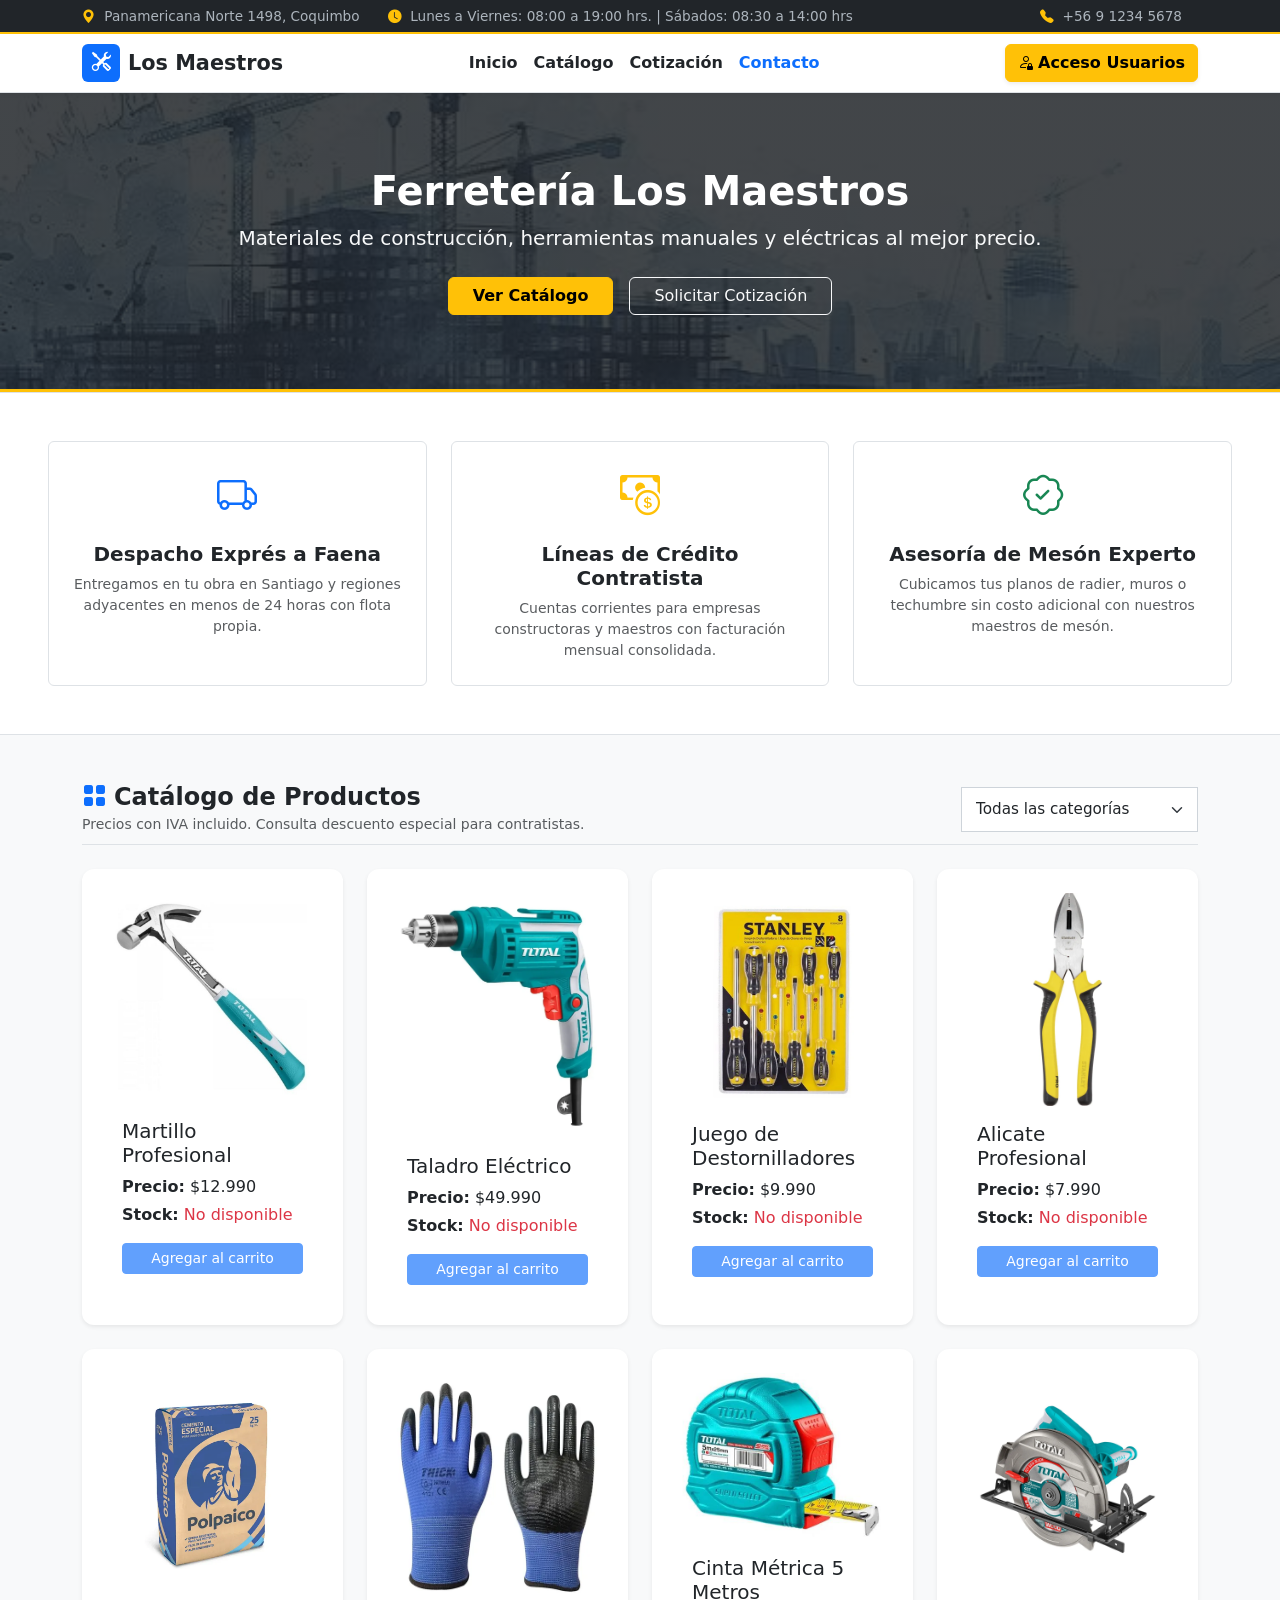
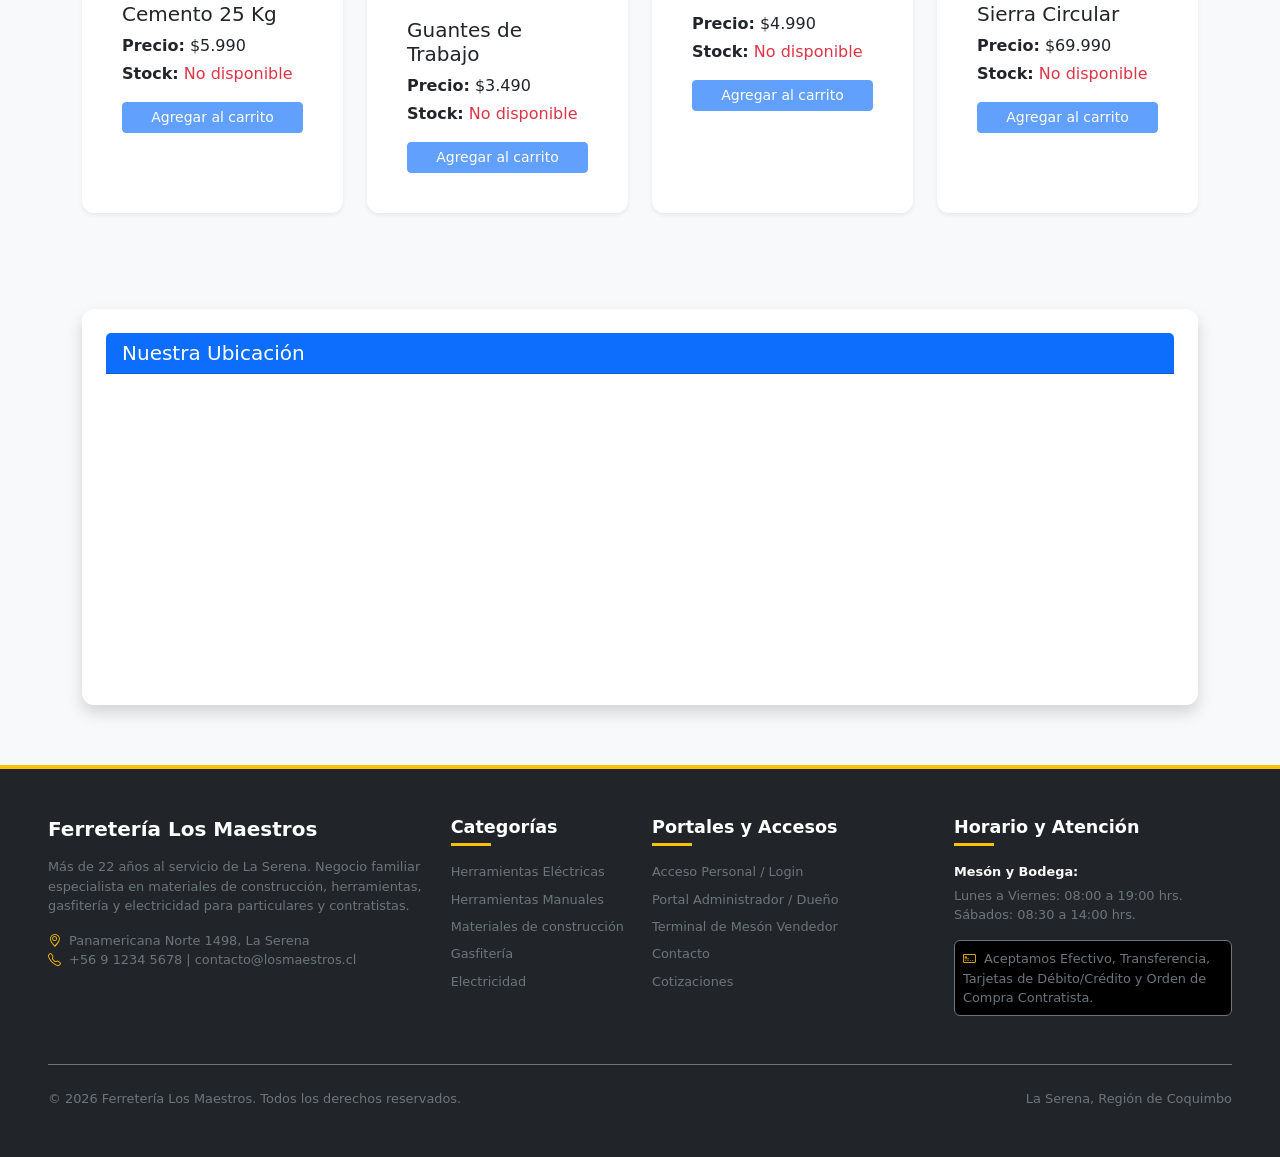
<file: index.html>
<!doctype html>
<html lang ="es">
    <head>
        <meta charset="UTF-8">
        <meta name="viewport" content="width=device-width, initial-scale=1.0">
        <title>Ferreteria Los Maestros.</title>

        <!-- Diseño -->
        <link href="https://cdn.jsdelivr.net/npm/bootstrap@5.3.2/dist/css/bootstrap.min.css" rel="stylesheet">
        <link href="https://cdn.jsdelivr.net/npm/bootstrap-icons@1.11.3/font/bootstrap-icons.min.css" rel="stylesheet">
        <link href="assets/css/style.css" rel="stylesheet">

    </head>
    <body>
     <!-- Barra superior info -->
        <aside id="barra superior" class="topbar-info" aria-label="Información">
            <div class="container d-flex flex-wrap justify-content-between align-items-center">
                <div>
                    <a href="https://www.google.com/maps/search/?api=1&query=Panamericana+Norte+1498,+Coquimbo"
                        target="_blank"
                        rel="noopener noreferrer"
                        class="text-decoration-none text-reset me-3">
                        <i class="bi bi-geo-alt-fill text-warning me-1"></i> Panamericana Norte 1498, Coquimbo
                    </a>
                    <i class="bi bi-clock-fill text-warning ms-2 me-1"></i> Lunes a Viernes: 08:00 a 19:00 hrs. | Sábados: 08:30 a 14:00 hrs
                </div>
                    <a href="tel:+56 9 1234 5678" class="text-decoration-none text-reset me-3">
                        <i class="bi bi-telephone-fill text-warning me-1"></i> +56 9 1234 5678
                    </a>
            </div>
        </aside>

        <header  id = "Encabezado" class="navbar-ferreteria sticky-top">
            <div class="container d-flex justify-content-between align-items-center">
                <a href="index.html" class="brand-logo">
                    <div class="brand-icon">
                    <i class="bi bi-tools"></i>
                    </div>
                    <span>Los Maestros</span>
                </a>

                <!-- Enlaces de navegación -->
                <nav class="d-none d-md-flex align-items-center gap-3">
                    <a href="index.html" class="nav-link fw-semibold">Inicio</a>
                    <a href="index.html#catalogo" class="nav-link fw-semibold">Catálogo</a>
                    <a href="cotizacion.html" class="nav-link fw-semibold">Cotización</a>
                    <a href="contacto.html" class="nav-link fw-semibold text-primary">Contacto</a>
                </nav>
                <!-- Botón de Acceso Usuarios-->
                <div>
                    <a href="login.html" class="btn btn-warning fw-bold shadow-sm" id="btnIrLogin">
                    <i class="bi bi-person-lock me-1"></i> Acceso Usuarios
                    </a>
                </div>
            </div>
        </header>
        <!-- cuerpo de la pag-->
        <main>
            <section id="inicio" class="hero-simple">
                <div class="container text-center py-4">
                        <h1 class="display-6 fw-bold text-white mb-2">Ferretería Los Maestros</h1>
                        <p class="lead text-light mb-4">Materiales de construcción, herramientas manuales y eléctricas al mejor precio.</p>
                        <div class="d-flex justify-content-center gap-3">
                        <a href="#catalogo" class="btn btn-warning fw-bold px-4">Ver Catálogo</a>
                        <a href="cotizacion.html" class="btn btn-outline-light px-4">Solicitar Cotización</a>
                        </div>
                </div>
                
                </section>
            <section id="servicios-seccion" class="py-5 bg-white border-top border-bottom">
                <div class="container-fluid px-lg-5">
                    <div class="row g-4 text-center">
                    <div class="col-12 col-md-4">
                        <div class="p-4 rounded border h-100">
                        <div class="text-primary fs-1 mb-3"><i class="bi bi-truck"></i></div>
                        <h4 class="h5 fw-bold">Despacho Exprés a Faena</h4>
                        <p class="text-muted small mb-0">Entregamos en tu obra en Santiago y regiones adyacentes en menos de 24 horas con flota propia.</p>
                        </div>
                    </div>
                    <div class="col-12 col-md-4">
                        <div class="p-4 rounded border h-100">
                        <div class="text-warning fs-1 mb-3"><i class="bi bi-cash-coin"></i></div>
                        <h4 class="h5 fw-bold">Líneas de Crédito Contratista</h4>
                        <p class="text-muted small mb-0">Cuentas corrientes para empresas constructoras y maestros con facturación mensual consolidada.</p>
                        </div>
                    </div>
                    <div class="col-12 col-md-4">
                        <div class="p-4 rounded border h-100">
                        <div class="text-success fs-1 mb-3"><i class="bi bi-patch-check"></i></div>
                        <h4 class="h5 fw-bold">Asesoría de Mesón Experto</h4>
                        <p class="text-muted small mb-0">Cubicamos tus planos de radier, muros o techumbre sin costo adicional con nuestros maestros de mesón.</p>
                        </div>
                    </div>
                    </div>
                </div>
            </section>

                <section id="catalogo" class="container py-5">
                <div class="d-flex flex-wrap justify-content-between align-items-center mb-4 pb-2 border-bottom">
                    <div>
                        <h2 class="h4 fw-bold mb-0"><i class="bi bi-grid-fill text-primary me-2"></i>Catálogo de Productos</h2>
                        <small class="text-muted">Precios con IVA incluido. Consulta descuento especial para contratistas.</small>
                    </div>

                    <!-- Filtro de las cosas ventas-->
                    <div class="mt-2 mt-md-0">
                        <select class="form-select" id="filtroCategoria" style="width: auto;">
                            <option value="todos">Todas las categorías</option>
                            <option value="electricas">Herramientas Eléctricas</option>
                            <option value="manuales">Herramientas Manuales</option>
                            <option value="construccion">Materiales de Construcción</option>
                            <option value="construccion">Seguridad</option>
                            <option value="gasfiteria">Gasfitería</option>
                            <option value="electricidad">Electricidad</option>
                        </select>
                    </div>
                </div>
                    <div class="row g-4" id="listaProductos">

                <!-- Producto 1 -->
                <div class="col-12 col-sm-6 col-lg-3">
                    <div class="card h-100 shadow-sm producto-card" data-codigo="FER-001">
                        <img src="assets/images/martillo.jpg.jpg" 
                            class="card-img-top" 
                            alt="Martillo">

                        <div class="card-body">
                            <h5 class="card-title">Martillo Profesional</h5>
                            <p class="card-text mb-1">
                                <strong>Precio:</strong> $12.990
                            </p>
                            <p class="card-text">
                                <strong>Stock:</strong> <span class="text-success stock-producto" data-codigo="FER-001"></span>
                            </p>
                            <button type="button" class="btn btn-primary btn-sm w-100 btn-agregar-carrito" data-codigo="FER-001"><i class = bi bi c-cart-plus me-1></i>Agregar al carrito</button>
                        </div>
                    </div>
                </div>

                <!-- Producto 2 -->
                <div class="col-12 col-sm-6 col-lg-3">
                    <div class="card h-100 shadow-sm producto-card" data-codigo="FER-003">
                        <img src="assets/images/taladro.jpg.webp" 
                            class="card-img-top" 
                            alt="Taladro eléctrico">

                        <div class="card-body">
                            <h5 class="card-title">Taladro Eléctrico</h5>
                            <p class="card-text mb-1">
                                <strong>Precio:</strong> $49.990
                            </p>
                            <p class="card-text">
                                <strong>Stock:</strong> <span class="text-success stock-producto" data-codigo="FER-003"></span>
                            </p>
                            <button type="button" class="btn btn-primary btn-sm w-100 btn-agregar-carrito" data-codigo="FER-003"><i class = bi bi c-cart-plus me-1></i>Agregar al carrito</button>
                        </div>
                    </div>
                </div>

                <!-- Producto 3 -->
                <div class="col-12 col-sm-6 col-lg-3">
                    <div class="card h-100 shadow-sm producto-card" data-codigo="FER-002">
                        <img src="assets/images/destornillador.jpg.webp" 
                            class="card-img-top" 
                            alt="Juego de destornilladores">

                        <div class="card-body">
                            <h5 class="card-title">Juego de Destornilladores</h5>
                            <p class="card-text mb-1">
                                <strong>Precio:</strong> $9.990
                            </p>
                            <p class="card-text">
                                <strong>Stock:</strong> <span class="text-success stock-producto" data-codigo="FER-002"></span>
                            </p>
                            <button type="button" class="btn btn-primary btn-sm w-100 btn-agregar-carrito" data-codigo="FER-002"><i class = bi bi c-cart-plus me-1></i>Agregar al carrito</button>
                        </div>
                    </div>
                </div>

                <!-- Producto 4 -->
                <div class="col-12 col-sm-6 col-lg-3">
                    <div class="card h-100 shadow-sm producto-card" data-codigo="FER-008">
                        <img src="assets/images/alicate.jpg.webp" 
                            class="card-img-top" 
                            alt="Alicate profesional">

                        <div class="card-body">
                            <h5 class="card-title">Alicate Profesional</h5>
                            <p class="card-text mb-1">
                                <strong>Precio:</strong> $7.990
                            </p>
                            <p class="card-text">
                                <strong>Stock:</strong> <span class="text-success stock-producto" data-codigo="FER-008"></span>
                            </p>
                            <button type="button" class="btn btn-primary btn-sm w-100 btn-agregar-carrito" data-codigo="FER-008"><i class = bi bi c-cart-plus me-1></i>Agregar al carrito</button>
                        </div>
                    </div>
                </div>

                <!-- Producto 5 -->
                <div class="col-12 col-sm-6 col-lg-3">
                    <div class="card h-100 shadow-sm producto-card" data-codigo="FER-006">
                        <img src="assets/images/cemento.jpg.webp" 
                            class="card-img-top" 
                            alt="Saco de cemento">

                        <div class="card-body">
                            <h5 class="card-title">Cemento 25 Kg</h5>
                            <p class="card-text mb-1">
                                <strong>Precio:</strong> $5.990
                            </p>
                            <p class="card-text">
                                <strong>Stock:</strong> <span class="text-success stock-producto" data-codigo="FER-006"></span>
                            </p>
                            <button type="button" class="btn btn-primary btn-sm w-100 btn-agregar-carrito" data-codigo="FER-006"><i class = bi bi c-cart-plus me-1></i>Agregar al carrito</button>
                        </div>
                    </div>
                </div>

                <!-- Producto 6 -->
                <div class="col-12 col-sm-6 col-lg-3">
                    <div class="card h-100 shadow-sm producto-card" data-codigo="FER-007">
                        <img src="assets/images/guantes.jpg.webp" 
                            class="card-img-top" 
                            alt="Guantes de trabajo">

                        <div class="card-body">
                            <h5 class="card-title">Guantes de Trabajo</h5>
                            <p class="card-text mb-1">
                                <strong>Precio:</strong> $3.490
                            </p>
                            <p class="card-text">
                                <strong>Stock:</strong> <span class="text-success stock-producto" data-codigo="FER-007"></span>
                            </p>
                            <button type="button" class="btn btn-primary btn-sm w-100 btn-agregar-carrito" data-codigo="FER-007"><i class = bi bi c-cart-plus me-1></i>Agregar al carrito</button>
                        </div>
                    </div>
                </div>

                <!-- Producto 7 -->
                <div class="col-12 col-sm-6 col-lg-3">
                    <div class="card h-100 shadow-sm producto-card" data-codigo="FER-005">
                        <img src="assets/images/cinta.jpg.jpg" 
                            class="card-img-top" 
                            alt="Cinta métrica">

                        <div class="card-body">
                            <h5 class="card-title">Cinta Métrica 5 Metros</h5>
                            <p class="card-text mb-1">
                                <strong>Precio:</strong> $4.990
                            </p>
                            <p class="card-text">
                                <strong>Stock:</strong> <span class="text-success stock-producto" data-codigo="FER-005"></span>
                            </p>
                            <button type="button" class="btn btn-primary btn-sm w-100 btn-agregar-carrito" data-codigo="FER-005"><i class = bi bi c-cart-plus me-1></i>Agregar al carrito</button>
                        </div>
                    </div>
                </div>

                <!-- Producto 8 -->
                <div class="col-12 col-sm-6 col-lg-3">
                    <div class="card h-100 shadow-sm producto-card" data-codigo="FER-004">
                        <img src="assets/images/sierra.jpg.webp" 
                            class="card-img-top" 
                            alt="Sierra circular">

                        <div class="card-body">
                            <h5 class="card-title">Sierra Circular</h5>
                            <p class="card-text mb-1">
                                <strong>Precio:</strong> $69.990
                            </p>
                            <p class="card-text">
                                <strong>Stock:</strong> <span class="text-success stock-producto" data-codigo="FER-004"></span>
                            </p>
                            <button type="button" class="btn btn-primary btn-sm w-100 btn-agregar-carrito" data-codigo="FER-004"><i class = bi bi c-cart-plus me-1></i>Agregar al carrito</button>
                        </div>
                    </div>
                </div>

            </section>

            <section id="Mapa" class="container mt-5">
                <div class="card shadow">
                    <div class="card-header bg-primary text-white">
                    <h5 class="mb-0">Nuestra Ubicación</h5>
                    </div>
                    <div class="card-body p-0">
                    <iframe 
                        src="https://www.google.com/maps/embed?pb=!1m18!1m12!1m3!1d16926.01379674009!2d-71.34011255204052!3d-29.95184463863857!2m3!1f0!2f0!3f0!3m2!1i1024!2i768!4f13.1!3m3!1m2!1s0x9691c91a221aa227%3A0xa8b3af2660265f0b!2sFerreter%C3%ADa%20Dimaplac%20Panamericana!5e0!3m2!1ses!2scl!4v1788452633675!5m2!1ses!2scl" 
                        style="width: 100%; height: 300px; border: 0;" 
                        loading="lazy">
                    </iframe>
                    </div>
                </div>
            </section>
        </main>
        
        <footer class="footer-corporate text-light bg-dark py-5">
            <div class="container-fluid px-lg-5">
                <div class="row g-4">

                    <div class="col-12 col-md-4">
                        <h5 class="fw-bold text-white mb-3">Ferretería Los Maestros</h5>
                        <p class="small text-secondary mb-3">
                        Más de 22 años al servicio de La Serena. Negocio familiar especialista en materiales de construcción, herramientas, gasfitería y electricidad para particulares y contratistas.
                        </p>
                        <div class="small text-secondary">
                        <i class="bi bi-geo-alt text-warning me-1"></i> Panamericana Norte 1498, La Serena<br>
                        <i class="bi bi-telephone text-warning me-1"></i> +56 9 1234 5678 | contacto@losmaestros.cl
                        </div>
                    </div>
                    <div class="col-6 col-md-2">
                        <h5 class="footer-heading h6 fw-bold text-white mb-3">Categorías</h5>
                        <ul class="list-unstyled d-flex flex-column gap-2 small">
                        <li><a href="#catalogo" class="text-secondary text-decoration-none">Herramientas Eléctricas</a></li>
                        <li><a href="#catalogo" class="text-secondary text-decoration-none">Herramientas Manuales</a></li>
                        <li><a href="#catalogo" class="text-secondary text-decoration-none">Materiales de construcción</a></li>
                        <li><a href="#catalogo" class="text-secondary text-decoration-none">Gasfitería</a></li>
                        <li><a href="#catalogo" class="text-secondary text-decoration-none">Electricidad</a></li>
                        </ul>
                    </div>

                    <div class="col-6 col-md-3">
                        <h5 class="footer-heading h6 fw-bold text-white mb-3">Portales y Accesos</h5>
                        <ul class="list-unstyled d-flex flex-column gap-2 small">
                        <li><a href="login.html" class="text-secondary text-decoration-none"> Acceso Personal / Login</a></li>
                        <li><a href="admin.html" class="text-secondary text-decoration-none"> Portal Administrador / Dueño</a></li>
                        <li><a href="vendedor.html" class="text-secondary text-decoration-none"> Terminal de Mesón Vendedor</a></li>
                        <li><a href="contacto.html" class="text-secondary text-decoration-none"> Contacto</a></li>
                        <li><a href="cotizacion.html" class="text-secondary text-decoration-none"> Cotizaciones</a></li>
                        </ul>
                    </div>

                    <div class="col-12 col-md-3">
                        <h5 class="footer-heading h6 fw-bold text-white mb-3">Horario y Atención</h5>
                        <p class="small text-light mb-1"><strong>Mesón y Bodega:</strong></p>
                        <p class="small text-secondary mb-3">Lunes a Viernes: 08:00 a 19:00 hrs.<br>Sábados: 08:30 a 14:00 hrs.</p>
                        <div class="p-2 bg-black rounded border border-secondary small text-secondary">
                        <i class="bi bi-credit-card-2-front text-warning me-1"></i>
                        Aceptamos Efectivo, Transferencia, Tarjetas de Débito/Crédito y Orden de Compra Contratista.
                        </div>
                    </div>

                </div>
                <div class="border-top border-secondary pt-4 mt-5 d-flex flex-wrap justify-content-between align-items-center small text-secondary">
                <div>&copy; 2026 Ferretería Los Maestros. Todos los derechos reservados.</div>
                <div>La Serena, Región de Coquimbo</div>
                </div>
            </div>
        </footer>
    </body>
    <script src="https://cdn.jsdelivr.net/npm/bootstrap@5.3.2/dist/js/bootstrap.bundle.min.js"></script>
    <script src="assets/js/sesion.js"></script>
    <script src="assets/js/index.js"></script>
    <script src="assets/js/catalogo.js"></script>
</html>
</file>
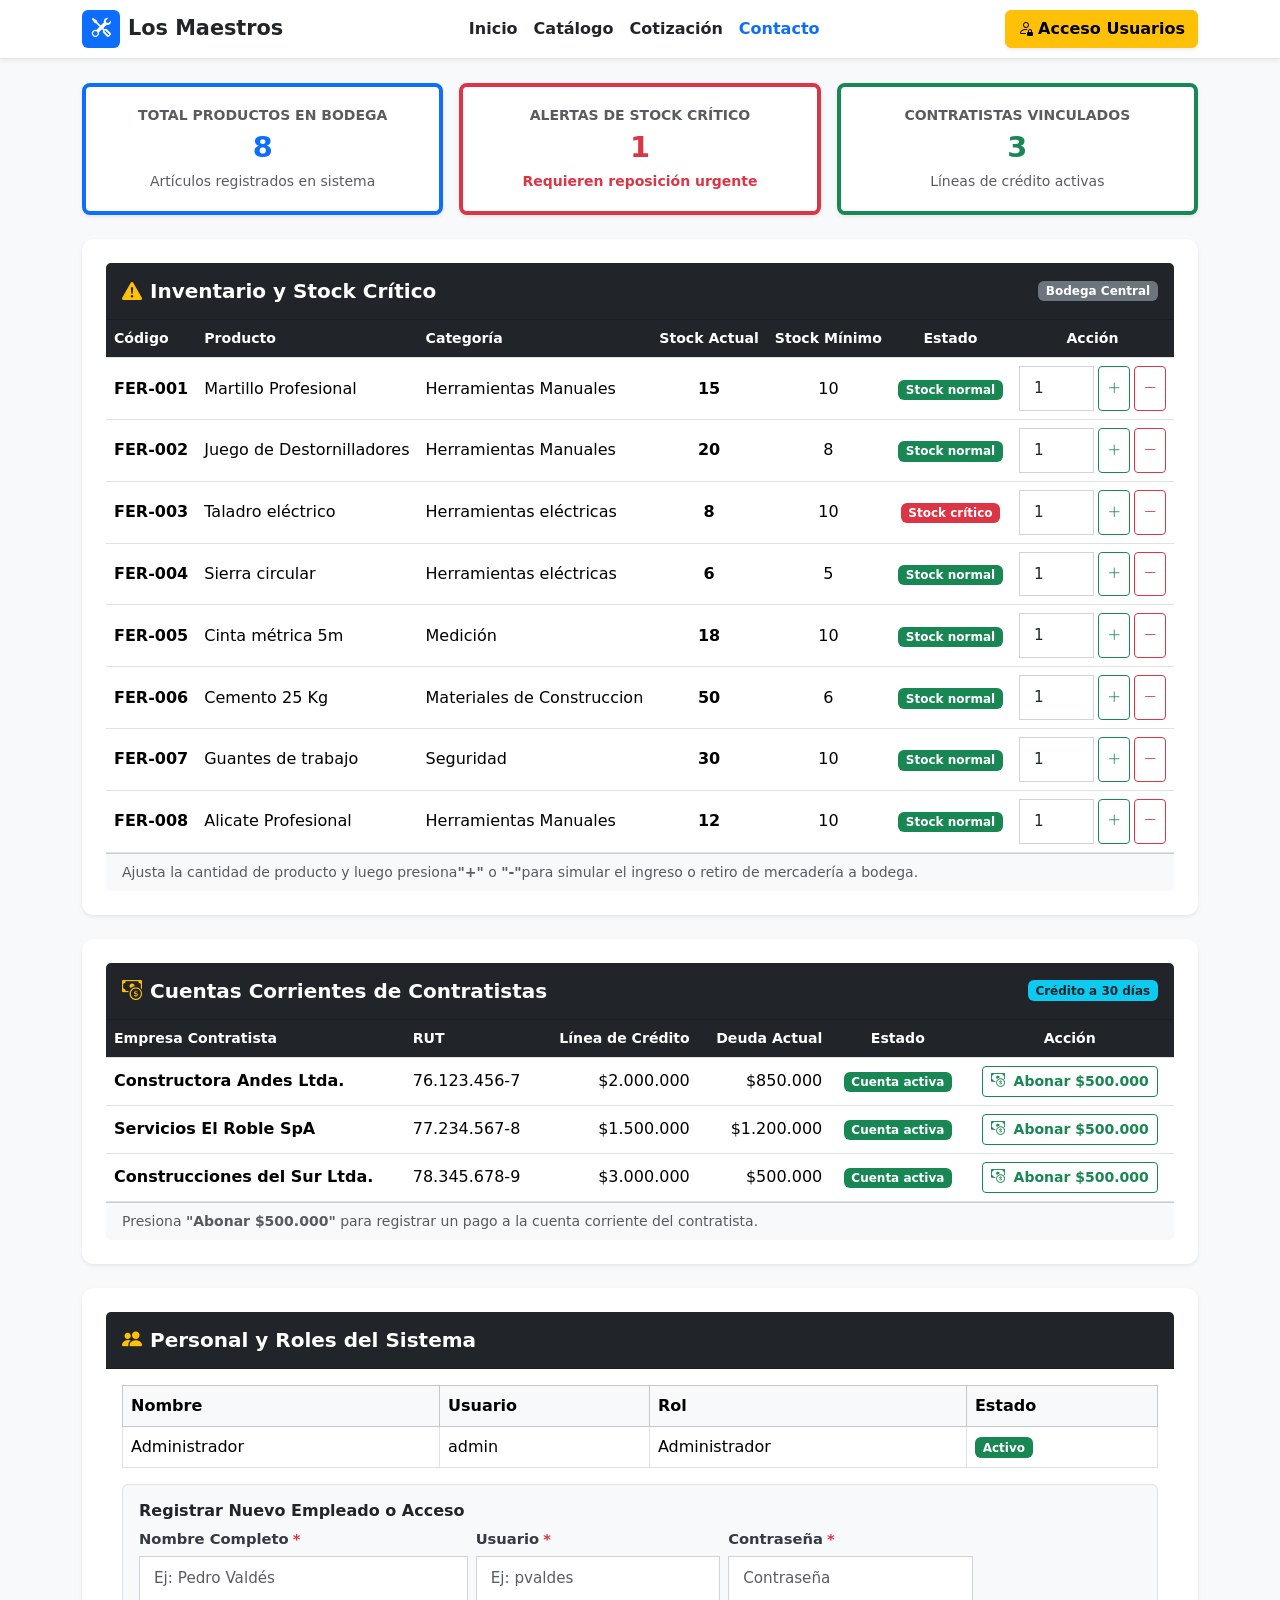
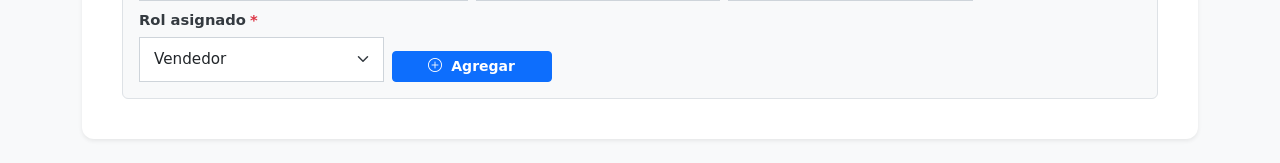
<file: admin.html>
<!DOCTYPE html>
<html lang="es">
    <head>
        <meta charset="UTF-8">
        <meta name="viewport" content="width=device-width, initial-scale=1.0">
        <title> Admin | Ferretería Los Maestros</title>

        <!-- diseño -->
        <link href="https://cdn.jsdelivr.net/npm/bootstrap@5.3.2/dist/css/bootstrap.min.css" rel="stylesheet">
        <link href="https://cdn.jsdelivr.net/npm/bootstrap-icons@1.11.3/font/bootstrap-icons.min.css" rel="stylesheet">
        <link href="assets/css/style.css" rel="stylesheet">

    </head>

    <body class="bg-light">

        <!-- Encabezado con navegación principal -->
        <header class="navbar-ferreteria sticky-top">
            <div class="container d-flex justify-content-between align-items-center">
                <a href="index.html" class="brand-logo">
                    <div class="brand-icon">
                    <i class="bi bi-tools"></i>
                    </div>
                    <span>Los Maestros</span>
                </a>

                <!-- Enlaces de navegación -->
                <nav class="d-none d-md-flex align-items-center gap-3">
                    <a href="index.html" class="nav-link fw-semibold">Inicio</a>
                    <a href="index.html#catalogo" class="nav-link fw-semibold">Catálogo</a>
                    <a href="cotizacion.html" class="nav-link fw-semibold">Cotización</a>
                    <a href="contacto.html" class="nav-link fw-semibold text-primary">Contacto</a>
                </nav>
                <!-- Botón de Acceso -->
                <div>
                    <a href="login.html" class="btn btn-warning fw-bold shadow-sm" id="btnIrLogin">
                    <i class="bi bi-person-lock me-1"></i> Acceso Usuarios
                    </a>
                </div>
            </div>
        </header>

    <main class="container py-4">

        <!--Resumen  -->
        <div class="row g-3 mb-4">
        <div class="col-12 col-md-4">
            <div class="kpi-card shadow-sm border-start border-primary border-4">
            <div class="text-muted small fw-bold">TOTAL PRODUCTOS EN BODEGA</div>
            <div class="kpi-numero text-primary" id="kpiTotalProductos">8</div>
            <small class="text-muted">Artículos registrados en sistema</small>
            </div>
        </div>
        <div class="col-12 col-md-4">
            <div class="kpi-card shadow-sm border-start border-danger border-4">
            <div class="text-muted small fw-bold">ALERTAS DE STOCK CRÍTICO</div>
            <div class="kpi-numero text-danger" id="kpiStockCritico">3</div>
            <small class="text-danger fw-semibold">Requieren reposición urgente</small>
            </div>
        </div>
        <div class="col-12 col-md-4">
            <div class="kpi-card shadow-sm border-start border-success border-4">
            <div class="text-muted small fw-bold">CONTRATISTAS VINCULADOS</div>
            <div class="kpi-numero text-success">3</div>
            <small class="text-muted">Líneas de crédito activas</small>
            </div>
        </div>
        </div>

        <!-- Alertas en pantalla -->
        <div id="alertaAdmin"></div>

        <!-- Control de inventario -->
        <section id="Inventario" class="card shadow-sm border-0 mb-4">
            <div class="card-header bg-dark text-white d-flex justify-content-between align-items-center py-3">
                <h2 class="h5 fw-bold mb-0 text-white"><i class="bi bi-exclamation-triangle-fill text-warning me-2"></i>Inventario y Stock Crítico</h2>
                <span class="badge bg-secondary">Bodega Central</span>
            </div>
            <div class="card-body p-0">
                <div class="table-responsive">
                    <table class="table table-hover align-middle mb-0 table-custom">
                        <thead>
                            <tr>
                                <th>Código</th>
                                <th>Producto</th>
                                <th>Categoría</th>
                                <th class="text-center">Stock Actual</th>
                                <th class="text-center">Stock Mínimo</th>
                                <th class="text-center">Estado</th>
                                <th class="text-center">Acción</th>
                            </tr>
                        </thead>
                        <tbody id="tablaStockAdmin">
                        <!-- Renderizado por js/admin.js -->
                        </tbody>
                    </table>
                </div>
            </div>
            <div class="card-footer bg-light small text-muted">
                Ajusta la cantidad de producto y luego presiona<strong>"+"</strong> o <strong>"-"</strong>para simular el ingreso o retiro de mercadería a bodega.
            </div>
        </section>

        <!-- Sección 2: Cuentas Corrientes de Contratistas -->
        <section id="Ceuntas corrientes" class="card shadow-sm border-0 mb-4">
            <div class="card-header bg-dark text-white d-flex justify-content-between align-items-center py-3">
                <h2 class="h5 fw-bold mb-0 text-white"><i class="bi bi-cash-coin text-warning me-2"></i>Cuentas Corrientes de Contratistas</h2>
                <span class="badge bg-info text-dark">Crédito a 30 días</span>
            </div>
            <div class="card-body p-0">
                <div class="table-responsive">
                    <table class="table table-hover align-middle mb-0 table-custom">
                        <thead>
                            <tr>
                                <th>Empresa Contratista</th>
                                <th>RUT</th>
                                <th class="text-end">Línea de Crédito</th>
                                <th class="text-end">Deuda Actual</th>
                                <th class="text-center">Estado</th>
                                <th class="text-center">Acción</th>
                            </tr>
                        </thead>
                        <tbody id="tablaCuentasAdmin">
                        <!-- Renderizado por js/admin.js -->
                        </tbody>
                    </table>
                </div>
            </div>
            <div class="card-footer bg-light small text-muted">
                Presiona <strong>"Abonar $500.000"</strong> para registrar un pago a la cuenta corriente del contratista.
            </div>
        </section>

        <!-- Sección 3: Personal y Usuarios del Sistema -->
        <section id="pERSONAL" class="card shadow-sm border-0">
            <div class="card-header bg-dark text-white py-3">
                <h2 class="h5 fw-bold mb-0 text-white"><i class="bi bi-people-fill text-warning me-2"></i>Personal y Roles del Sistema</h2>
            </div>
            <div class="card-body">
                <div class="table-responsive mb-3">
                <table class="table table-bordered align-middle mb-0">
                    <thead class="table-light">
                    <tr>
                        <th>Nombre</th>
                        <th>Usuario</th>
                        <th>Rol</th>
                        <th>Estado</th>
                    </tr>
                    </thead>
                    <tbody id="tablaUsuariosAdmin">
                    <!-- Renderizado por js/admin.js -->
                    </tbody>
                </table>
                </div>

                <!-- Formulario sencillo para agregar usuario -->
                <div class="bg-light p-3 rounded border">
                <h3 class="h6 fw-bold mb-2">Registrar Nuevo Empleado o Acceso</h3>
                <form id="formNuevoUsuario" class="row g-2 align-items-end" novalidate>
                    <div class="col-12 col-md-4">
                    <label for="nuevoNombre" class="form-label small">Nombre Completo <span class="req">*</span></label>
                    <input type="text" class="form-control form-control-sm" id="nuevoNombre" required placeholder="Ej: Pedro Valdés">
                    </div>
                    <div class="col-12 col-md-3">
                    <label for="nuevoUsuario" class="form-label small">Usuario <span class="req">*</span></label>
                    <input type="text" class="form-control form-control-sm" id="nuevoUsuario" required placeholder="Ej: pvaldes">
                    </div>
                    <div class="col-12 col-md-3">
                    <label for="nuevoPassword" class="form-label small">Contraseña <span class="req">*</span>
                    </label><input type="password" class="form-control form-control-sm" id="nuevoPassword" required placeholder="Contraseña">
                    </div>
                    <div class="col-12 col-md-3">
                    <label for="nuevoRol" class="form-label small">Rol asignado <span class="req">*</span></label>
                    <select class="form-select form-select-sm" id="nuevoRol" required>
                        <option value="Vendedor">Vendedor</option>
                        <option value="Contratista">Contratista</option>
                        <option value="Administrador">Administrador</option>
                    </select>
                    </div>
                    <div class="col-12 col-md-2">
                    <button type="submit" class="btn btn-sm btn-primary w-100 fw-bold">
                        <i class="bi bi-plus-circle me-1"></i> Agregar
                    </button>
                    </div>
                </form>
                </div>
            </div>
        </section>

    </main>
    <script src="https://cdn.jsdelivr.net/npm/bootstrap@5.3.2/dist/js/bootstrap.bundle.min.js"></script>
    <script src="assets/js/sesion.js"></script>
    <script src="assets/js/index.js"></script>
    <script src="assets/js/admin.js"></script>
    </body>
</html>
</file>
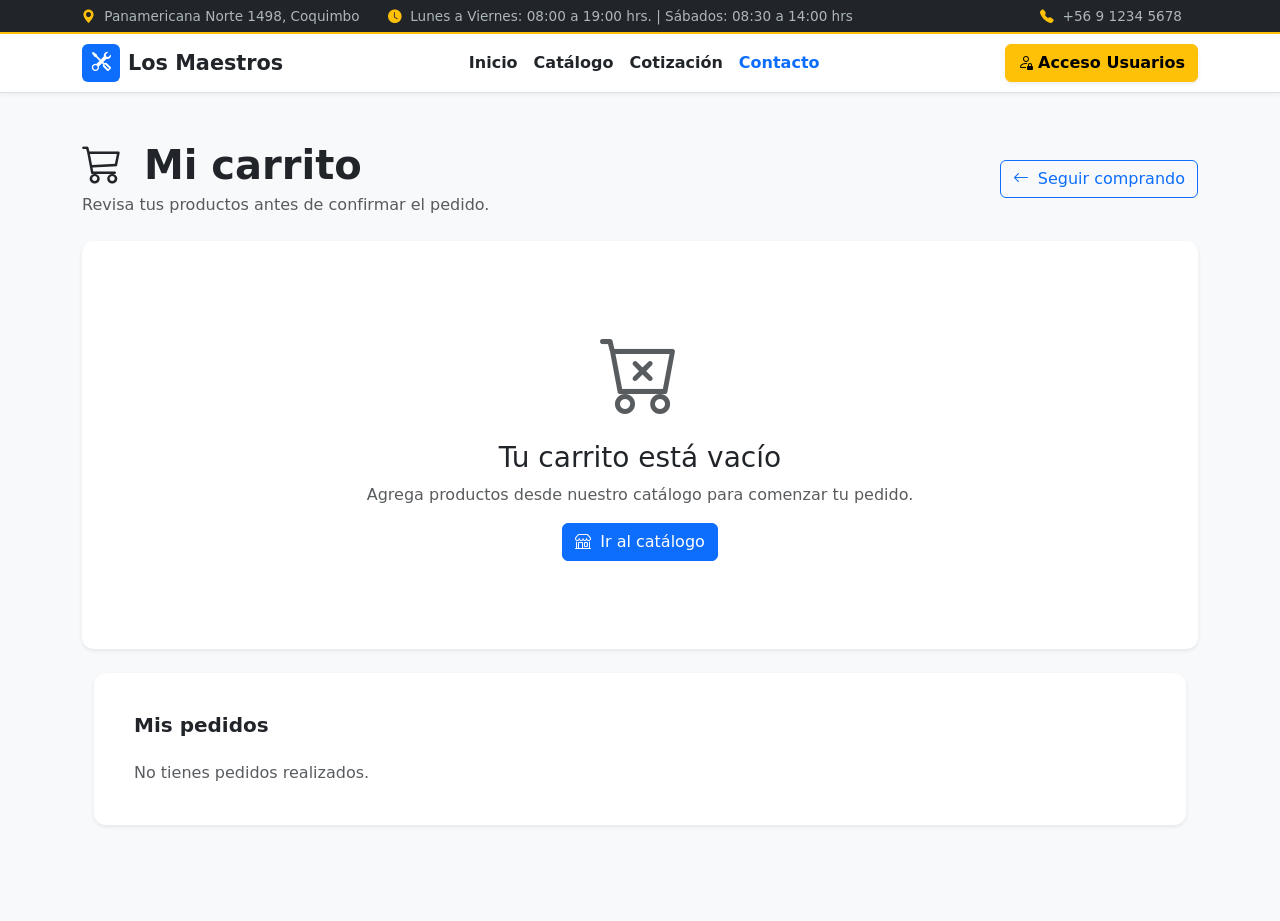
<file: carrito.html>
<!DOCTYPE html>
    <html lang="es">

    <head>
        <meta charset="UTF-8">
        <meta name="viewport" content="width=device-width, initial-scale=1.0">

        <title>Carrito - Ferretería Los Maestros</title>

        <link href="https://cdn.jsdelivr.net/npm/bootstrap@5.3.2/dist/css/bootstrap.min.css" rel="stylesheet">
        <link href="https://cdn.jsdelivr.net/npm/bootstrap-icons@1.11.3/font/bootstrap-icons.min.css" rel="stylesheet">
        <link href="assets/css/style.css" rel="stylesheet">

    </head>
    <body>
        <aside id="barra superior" class="topbar-info" aria-label="Información">
            <div class="container d-flex flex-wrap justify-content-between align-items-center">
                <div>
                    <a href="https://www.google.com/maps/search/?api=1&query=Panamericana+Norte+1498,+Coquimbo"
                        target="_blank"
                        rel="noopener noreferrer"
                        class="text-decoration-none text-reset me-3">
                        <i class="bi bi-geo-alt-fill text-warning me-1"></i> Panamericana Norte 1498, Coquimbo
                    </a>
                    <i class="bi bi-clock-fill text-warning ms-2 me-1"></i> Lunes a Viernes: 08:00 a 19:00 hrs. | Sábados: 08:30 a 14:00 hrs
                </div>
                    <a href="tel:+56 9 1234 5678" class="text-decoration-none text-reset me-3">
                        <i class="bi bi-telephone-fill text-warning me-1"></i> +56 9 1234 5678
                    </a>
            </div>
        </aside>


        <!-- Encabezado con navegación principal -->
        <header class="navbar-ferreteria sticky-top">
            <div class="container d-flex justify-content-between align-items-center">
                <a href="index.html" class="brand-logo">
                    <div class="brand-icon">
                    <i class="bi bi-tools"></i>
                    </div>
                    <span>Los Maestros</span>
                </a>

                <!-- Enlaces de navegación -->
                <nav class="d-none d-md-flex align-items-center gap-3">
                    <a href="index.html" class="nav-link fw-semibold">Inicio</a>
                    <a href="index.html#catalogo" class="nav-link fw-semibold">Catálogo</a>
                    <a href="cotizacion.html" class="nav-link fw-semibold">Cotización</a>
                    <a href="contacto.html" class="nav-link fw-semibold text-primary">Contacto</a>
                </nav>
                <!-- Botón de Acceso Usuarios-->
                <div>
                    <a href="login.html" class="btn btn-warning fw-bold shadow-sm" id="btnIrLogin">
                    <i class="bi bi-person-lock me-1"></i> Acceso Usuarios
                    </a>
                </div>
            </div>
        </header>

    <!-- Contenido principal -->
    <main class="container py-5">
        <div class="d-flex justify-content-between align-items-center mb-4">
            <div>
                <h1 class="fw-bold mb-1">
                    <i class="bi bi-cart3 me-2"></i>
                    Mi carrito
                </h1>
                <p class="text-muted mb-0">
                    Revisa tus productos antes de confirmar el pedido.
                </p>
            </div>
            <a href="index.html" class="btn btn-outline-primary">
                <i class="bi bi-arrow-left me-1"></i>
                Seguir comprando
            </a>
        </div>

        <!-- Carrito -->
        <div class="card shadow-sm">
            <div class="card-body">
                <div id="carritoVacio" class="text-center py-5">
                    <i class="bi bi-cart-x display-1 text-muted"></i>
                    <h3 class="mt-3">
                        Tu carrito está vacío
                    </h3>
                    <p class="text-muted">
                        Agrega productos desde nuestro catálogo para comenzar tu pedido.
                    </p>
                    <a href="index.html" class="btn btn-primary">
                        <i class="bi bi-shop me-1"></i>
                        Ir al catálogo
                    </a>
                </div>

                <!-- tabla de productos -->
                <div id="contenidoCarrito" class="d-none">
                    <div class="table-responsive">
                        <table class="table align-middle">
                            <thead>
                                <tr>
                                    <th>Producto</th>
                                    <th>Código</th>
                                    <th>Precio</th>
                                    <th>Cantidad</th>
                                    <th>Subtotal</th>
                                    <th></th>
                                </tr>
                            </thead>
                            <tbody id="tablaCarrito">
                                <!-- los productos se cargarán mediante js -->
                            </tbody>
                        </table>
                    </div>
                    <!-- resumen -->
                    <div class="row justify-content-end mt-4">
                        <div class="col-md-5 col-lg-4">
                            <div class="card bg-light">
                                <div class="card-body">
                                    <h5 class="fw-bold mb-3">
                                        Resumen del pedido
                                    </h5>
                                    <div class="d-flex justify-content-between mb-2">
                                        <span>Subtotal:</span>
                                        <span id="subtotalCarrito">$0</span>
                                    </div>
                                    <div
                                        id="descuentoCarritoFila"
                                        class="d-flex justify-content-between mb-2 d-none">
                                        <span>Descuento:</span>
                                        <span id="descuentoCarrito">$0</span>
                                    </div>
                                    <hr>
                                    <div class="d-flex justify-content-between">
                                        <strong>Total:</strong>
                                        <strong id="totalCarrito">
                                            $0
                                        </strong>
                                    </div>
                                    <button
                                        type="button"
                                        id="btnContinuarCompra"
                                        class="btn btn-success w-100 mt-4">
                                        <i class="bi bi-check-circle me-1"></i>
                                        Continuar con el pedido
                                    </button>
                                </div>
                            </div>
                        </div>
                    </div>
                </div>
            </div>
        </div>
        <br><section id="seccionConfirmacion" class="container pb-5 d-none"><div class="card shadow-sm"><div class="card-body">
                    <h2 class="h5 fw-bold mb-4">Confirmar pedido</h2>
                    <h3 class="h6 fw-bold">Forma de entrega</h3>
                    <div class="form-check"><input class="form-check-input" type="radio" name="tipoEntrega" id="retiroTienda" value="retiro" checked></label>
                    </div>
                    <div class="form-check mb-3">
                        <input class="form-check-input" type="radio" name="tipoEntrega" id="despachoDomicilio" value="despacho">
                        <label class="form-check-label" for="despachoDomicilio">Despacho a domicilio</label>
                    </div>
                    <div id="contenedorDireccion" class="mb-3 d-none"><label for="direccionDespacho" class="form-label">Dirección de despacho</label>
                        <input type="text" class="form-control" id="direccionDespacho" placeholder="Ingrese su dirección">
                    </div>
                    <h3 class="h6 fw-bold">Forma de pago</h3>
                    <select id="metodoPagoCarrito" class="form-select mb-3">
                        <option value="tarjeta">Tarjeta</option>
                        <option value="transferencia">Transferencia</option>
                        <option value="efectivo">Efectivo</option>
                    </select>
                    <div id="contenedorCuentaCorriente" class="form-check mb-3 d-none">
                        <input class="form-check-input" type="checkbox" id="usarCuentaCorriente">
                        <label class="form-check-label" for="usarCuentaCorriente">Pagar mediante cuenta corriente</label>
                    </div>
                    <hr>
                    <div class="d-flex justify-content-between">
                        <span>Subtotal:</span>
                        <strong id="confirmacionSubtotal">$0</strong>
                    </div>
                    <div id="confirmacionDescuentoFila" class="d-flex justify-content-between d-none">
                        <span>Descuento contratista:</span>
                        <strong id="confirmacionDescuento">$0</strong>
                    </div>
                    <div class="d-flex justify-content-between fs-5 mt-2">
                        <strong>Total:</strong>
                        <strong id="confirmacionTotal">$0</strong>
                    </div>
                    <button id="btnConfirmarPedido" class="btn btn-success w-100 mt-4"><i class="bi bi-check-circle me-1"></i>
                        Confirmar pedido
                    </button>
                </div>
            </div>
        </section>
        <section id="seccionMisPedidos" class="container pb-5">
            <div class="card shadow-sm">
                <div class="card-body">
                <h2 class="h5 fw-bold mb-4">Mis pedidos</h2>
                    <div id="sinPedidos" class="text-muted">
                        No tienes pedidos realizados.
                    </div>
                    <div id="contenedorMisPedidos" class="table-responsive d-none">
                        <table class="table align-middle">
                            <thead>
                                <tr>
                                    <th>Pedido</th>
                                    <th>Fecha</th>
                                    <th>Entrega</th>
                                    <th>Total</th>
                                    <th>Estado</th>
                                </tr>
                            </thead>
                            <tbody id="tablaMisPedidos"></tbody>
                        </table>
                    </div>
                </div>
            </div>
        </section>
    </main>
    <script src="https://cdn.jsdelivr.net/npm/bootstrap@5.3.2/dist/js/bootstrap.bundle.min.js"></script>
    <script src="assets/js/sesion.js"></script>
    <script src="assets/js/index.js"></script>
    <script src="assets/js/carrito.js"></script>
</body>
</html>
</file>
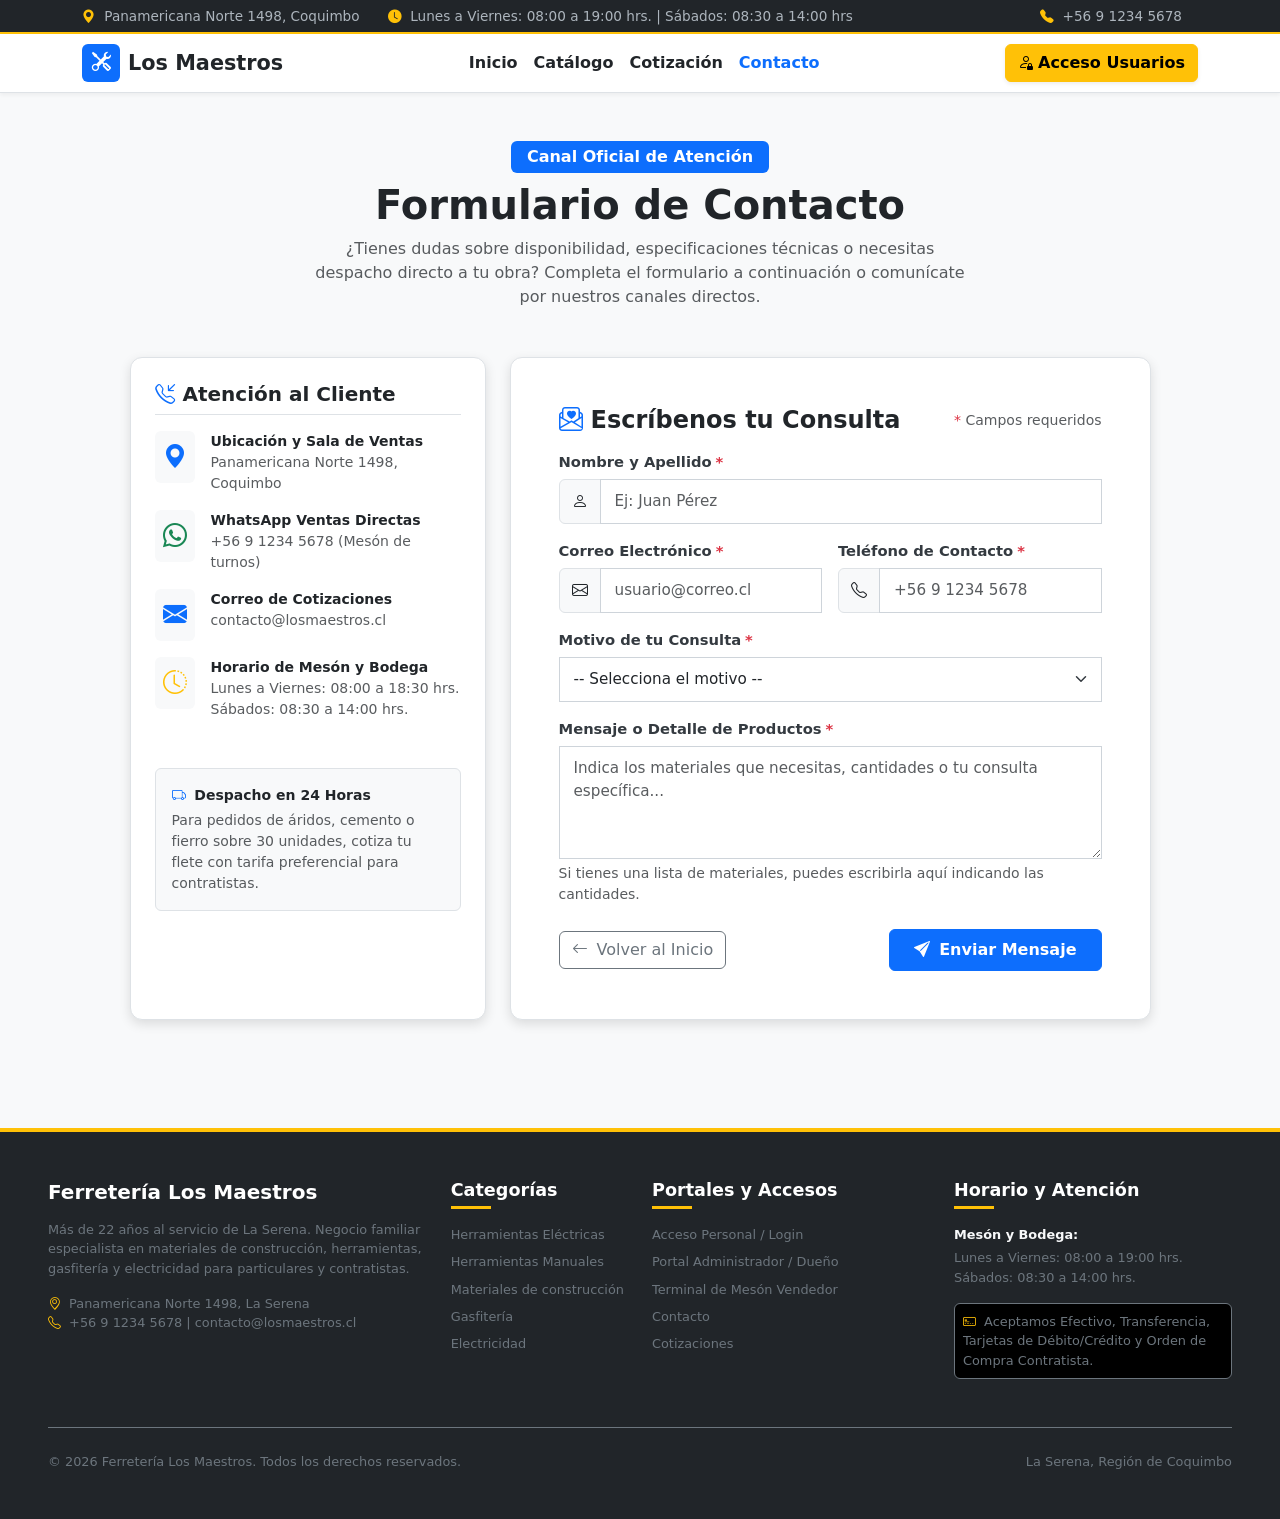
<file: contacto.html>
<!DOCTYPE html>
<html  lang="es">

    <head>
        <meta charset="UTF-8">
        <meta name="viewport" content="width=device-width, initial-scale=1.0">
        <title> Contacto | Ferretería Los Maestros</title>

        <!-- diseño -->
        <link href="https://cdn.jsdelivr.net/npm/bootstrap@5.3.2/dist/css/bootstrap.min.css" rel="stylesheet">
        <link href="https://cdn.jsdelivr.net/npm/bootstrap-icons@1.11.3/font/bootstrap-icons.min.css" rel="stylesheet">
        <link href="assets/css/style.css" rel="stylesheet">

    </head>

    <body id = "contacto" class="bg-light">

    <body>
        <aside id="barra superior" class="topbar-info" aria-label="Información">
            <div class="container d-flex flex-wrap justify-content-between align-items-center">
                <div>
                    <a href="https://www.google.com/maps/search/?api=1&query=Panamericana+Norte+1498,+Coquimbo"
                        target="_blank"
                        rel="noopener noreferrer"
                        class="text-decoration-none text-reset me-3">
                        <i class="bi bi-geo-alt-fill text-warning me-1"></i> Panamericana Norte 1498, Coquimbo
                    </a>
                    <i class="bi bi-clock-fill text-warning ms-2 me-1"></i> Lunes a Viernes: 08:00 a 19:00 hrs. | Sábados: 08:30 a 14:00 hrs
                </div>
                    <a href="tel:+56 9 1234 5678" class="text-decoration-none text-reset me-3">
                        <i class="bi bi-telephone-fill text-warning me-1"></i> +56 9 1234 5678
                    </a>
            </div>
        </aside>


        <!-- Encabezado con navegación principal -->
        <header class="navbar-ferreteria sticky-top">
            <div class="container d-flex justify-content-between align-items-center">
                <a href="index.html" class="brand-logo">
                    <div class="brand-icon">
                    <i class="bi bi-tools"></i>
                    </div>
                    <span>Los Maestros</span>
                </a>

                <!-- Enlaces de navegación -->
                <nav class="d-none d-md-flex align-items-center gap-3">
                    <a href="index.html" class="nav-link fw-semibold">Inicio</a>
                    <a href="index.html#catalogo" class="nav-link fw-semibold">Catálogo</a>
                    <a href="cotizacion.html" class="nav-link fw-semibold">Cotización</a>
                    <a href="contacto.html" class="nav-link fw-semibold text-primary">Contacto</a>
                </nav>
                <!-- Botón de Acceso Usuarios-->
                <div>
                    <a href="login.html" class="btn btn-warning fw-bold shadow-sm" id="btnIrLogin">
                    <i class="bi bi-person-lock me-1"></i> Acceso Usuarios
                    </a>
                </div>
            </div>
        </header>

        <main class="container py-5">
   
            <!-- Encabezado de la página -->
            <div class="text-center mb-5">
                <span class="badge bg-primary px-3 py-2 fs-6 mb-2">Canal Oficial de Atención</span>
                <h1 class="display-6 fw-bold text-dark">Formulario de Contacto</h1>
                <p class="text-muted mx-auto" style="max-width: 650px;">
                    ¿Tienes dudas sobre disponibilidad, especificaciones técnicas o necesitas despacho directo a tu obra? Completa el formulario a continuación o comunícate por nuestros canales directos.
                </p>
            </div>

            <div class="row g-4 justify-content-center">
            
            <!-- Información de Contacto -->
            <div class="col-12 col-lg-4">
                <div class="card mi-cuadro-contacto shadow-sm border-0 p-4 bg-white">
                    <h2 class="h5 fw-bold text-dark mb-3 pb-2 border-bottom">
                        <i class="bi bi-telephone-inbound text-primary me-2"></i>Atención al Cliente
                    </h2>

                    <div class="d-flex align-items-start gap-3 mb-3">
                        <div class="bg-light p-2 rounded text-primary fs-4">
                            <i class="bi bi-geo-alt-fill"></i>
                        </div>
                        <div>
                            <div class="fw-bold small text-dark">Ubicación y Sala de Ventas</div>
                            <div class="small text-muted"> Panamericana Norte 1498, Coquimbo </div>
                        </div>
                    </div>

                    <div class="d-flex align-items-start gap-3 mb-3">
                        <div class="bg-light p-2 rounded text-success fs-4">
                            <i class="bi bi-whatsapp"></i>
                        </div>
                        <div>
                            <div class="fw-bold small text-dark">WhatsApp Ventas Directas</div>
                            <div class="small text-muted">+56 9 1234 5678 (Mesón de turnos)</div>
                        </div>
                    </div>

                    <div class="d-flex align-items-start gap-3 mb-3">
                        <div class="bg-light p-2 rounded text-primary fs-4">
                            <i class="bi bi-envelope-fill"></i>
                        </div>
                        <div>
                            <div class="fw-bold small text-dark">Correo de Cotizaciones</div>
                            <div class="small text-muted">contacto@losmaestros.cl</div>
                        </div>
                    </div>

                    <div class="d-flex align-items-start gap-3 mb-4">
                        <div class="bg-light p-2 rounded text-warning fs-4">
                            <i class="bi bi-clock-history"></i>
                        </div>
                        <div>
                            <div class="fw-bold small text-dark">Horario de Mesón y Bodega</div>
                            <div class="small text-muted"> Lunes a Viernes: 08:00 a 18:30 hrs.<br> Sábados: 08:30 a 14:00 hrs.</div>
                        </div>
                    </div>

                    <div class="p-3 bg-light rounded border mt-4">
                        <div class="fw-bold small text-dark mb-1"><i class="bi bi-truck text-primary me-1"></i> Despacho en 24 Horas</div>
                        <div class="small text-muted"> Para pedidos de áridos, cemento o fierro sobre 30 unidades, cotiza tu flete con tarifa preferencial para contratistas.
                        </div>
                    </div>
                </div>
            </div>

            <!-- formulario de Contacto -->
            <div class="col-12 col-lg-7">
                <div class="card mi-cuadro-contacto shadow-sm border-0 p-4 p-md-5 bg-white">
                <div class="d-flex justify-content-between align-items-center mb-3">
                    <h2 class="h4 fw-bold mb-0 text-dark">
                    <i class="bi bi-envelope-paper-heart text-primary me-2"></i>Escríbenos tu Consulta
                    </h2>
                    <span class="small text-muted"><span class="text-danger">*</span> Campos requeridos</span>
                </div>

                <div id="alertaContacto"></div>

                <form id="formularioContacto" novalidate>
                
                    <div class="mb-3">
                        <label for="contactoNombre" class="form-label">Nombre y Apellido <span class="req">*</span></label>
                        <div class="input-group">
                            <span class="input-group-text"><i class="bi bi-person"></i></span>
                            <input type="text" class="form-control" id="contactoNombre" name="nombre" placeholder="Ej: Juan Pérez" required minlength="3" data-name="Nombre y Apellido">
                        </div>
                        <div class="invalid-feedback"></div>
                    </div>

                    <div class="row g-3 mb-3">
                        <div class="col-12 col-sm-6">
                            <label for="contactoEmail" class="form-label">Correo Electrónico <span class="req">*</span></label>
                            <div class="input-group">
                                <span class="input-group-text"><i class="bi bi-envelope"></i></span>
                                <input type="email" class="form-control" id="contactoEmail" name="email" placeholder="usuario@correo.cl" required data-name="Correo Electrónico">
                            </div>
                            <div class="invalid-feedback"></div>
                        </div>
                        <div class="col-12 col-sm-6">
                            <label for="contactoTelefono" class="form-label">Teléfono de Contacto <span class="req">*</span></label>
                            <div class="input-group">
                                <span class="input-group-text"><i class="bi bi-telephone"></i></span>
                                <input type="tel" class="form-control" id="contactoTelefono" name="telefono" placeholder="+56 9 1234 5678" required data-name="Teléfono">
                            </div>
                            <div class="invalid-feedback"></div>
                        </div>
                    </div>

                    <div class="mb-3">
                        <label for="contactoMotivo" class="form-label">Motivo de tu Consulta <span class="req">*</span></label>
                        <select class="form-select" id="contactoMotivo" name="motivo" required data-name="Motivo de la consulta">
                            <option value="">-- Selecciona el motivo --</option>
                            <option value="Cotización de Materiales">Cotización de Materiales / Áridos</option>
                            <option value="Consulta de Stock">Consulta de Stock de Herramientas</option>
                            <option value="Despacho a Obra">Coordinar Despacho a Obra o Faena</option>
                            <option value="Cuenta Corriente Contratista">Apertura de Línea de Crédito Contratista</option>
                            <option value="Servicio al Cliente">Servicio al Cliente / Garantía</option>
                        </select>
                        <div class="invalid-feedback"></div>
                    </div>

                    <div class="mb-4">
                    <label for="contactoMensaje" class="form-label">Mensaje o Detalle de Productos <span class="req">*</span></label>
                    <textarea class="form-control" id="contactoMensaje" name="mensaje" rows="4" placeholder="Indica los materiales que necesitas, cantidades o tu consulta específica..." required minlength="6" data-name="Mensaje"></textarea>
                    <div class="invalid-feedback"></div>
                    <div class="form-text small">Si tienes una lista de materiales, puedes escribirla aquí indicando las cantidades.</div>
                    </div>

                    <div class="d-flex flex-wrap gap-2 justify-content-between align-items-center">
                        <a href="index.html" class="btn btn-outline-secondary">
                            <i class="bi bi-arrow-left me-1"></i> Volver al Inicio
                        </a>
                        <button type="submit" class="btn btn-primary px-4 py-2 fw-bold" id="btnEnviarContacto">
                            <i class="bi bi-send-fill me-1"></i> Enviar Mensaje
                        </button>
                            </div>
                        </form>
                    </div>
                </div>
            </div>
        </main>
        <footer class="footer-corporate text-light bg-dark py-5">
            <div class="container-fluid px-lg-5">
                <div class="row g-4">

                    <div class="col-12 col-md-4">
                        <h5 class="fw-bold text-white mb-3">Ferretería Los Maestros</h5>
                        <p class="small text-secondary mb-3">
                        Más de 22 años al servicio de La Serena. Negocio familiar especialista en materiales de construcción, herramientas, gasfitería y electricidad para particulares y contratistas.
                        </p>
                        <div class="small text-secondary">
                        <i class="bi bi-geo-alt text-warning me-1"></i> Panamericana Norte 1498, La Serena<br>
                        <i class="bi bi-telephone text-warning me-1"></i> +56 9 1234 5678 | contacto@losmaestros.cl
                        </div>
                    </div>
                    <div class="col-6 col-md-2">
                        <h5 class="footer-heading h6 fw-bold text-white mb-3">Categorías</h5>
                        <ul class="list-unstyled d-flex flex-column gap-2 small">
                        <li><a href="#catalogo" class="text-secondary text-decoration-none">Herramientas Eléctricas</a></li>
                        <li><a href="#catalogo" class="text-secondary text-decoration-none">Herramientas Manuales</a></li>
                        <li><a href="#catalogo" class="text-secondary text-decoration-none">Materiales de construcción</a></li>
                        <li><a href="#catalogo" class="text-secondary text-decoration-none">Gasfitería</a></li>
                        <li><a href="#catalogo" class="text-secondary text-decoration-none">Electricidad</a></li>
                        </ul>
                    </div>

                    <div class="col-6 col-md-3">
                        <h5 class="footer-heading h6 fw-bold text-white mb-3">Portales y Accesos</h5>
                        <ul class="list-unstyled d-flex flex-column gap-2 small">
                        <li><a href="login.html" class="text-secondary text-decoration-none"> Acceso Personal / Login</a></li>
                        <li><a href="admin.html" class="text-secondary text-decoration-none"> Portal Administrador / Dueño</a></li>
                        <li><a href="vendedor.html" class="text-secondary text-decoration-none"> Terminal de Mesón Vendedor</a></li>
                        <li><a href="contacto.html" class="text-secondary text-decoration-none"> Contacto</a></li>
                        <li><a href="cotizacion.html" class="text-secondary text-decoration-none"> Cotizaciones</a></li>
                        </ul>
                    </div>

                    <div class="col-12 col-md-3">
                        <h5 class="footer-heading h6 fw-bold text-white mb-3">Horario y Atención</h5>
                        <p class="small text-light mb-1"><strong>Mesón y Bodega:</strong></p>
                        <p class="small text-secondary mb-3">Lunes a Viernes: 08:00 a 19:00 hrs.<br>Sábados: 08:30 a 14:00 hrs.</p>
                        <div class="p-2 bg-black rounded border border-secondary small text-secondary">
                        <i class="bi bi-credit-card-2-front text-warning me-1"></i>
                        Aceptamos Efectivo, Transferencia, Tarjetas de Débito/Crédito y Orden de Compra Contratista.
                        </div>
                    </div>

                </div>
                <div class="border-top border-secondary pt-4 mt-5 d-flex flex-wrap justify-content-between align-items-center small text-secondary">
                <div>&copy; 2026 Ferretería Los Maestros. Todos los derechos reservados.</div>
                <div>La Serena, Región de Coquimbo</div>
                </div>
            </div>
        </footer>
        <script src="https://cdn.jsdelivr.net/npm/bootstrap@5.3.2/dist/js/bootstrap.bundle.min.js"></script>
        <script src="assets/js/sesion.js"></script>
        <script src="assets/js/index.js"></script>
    </body>
</html>
</file>
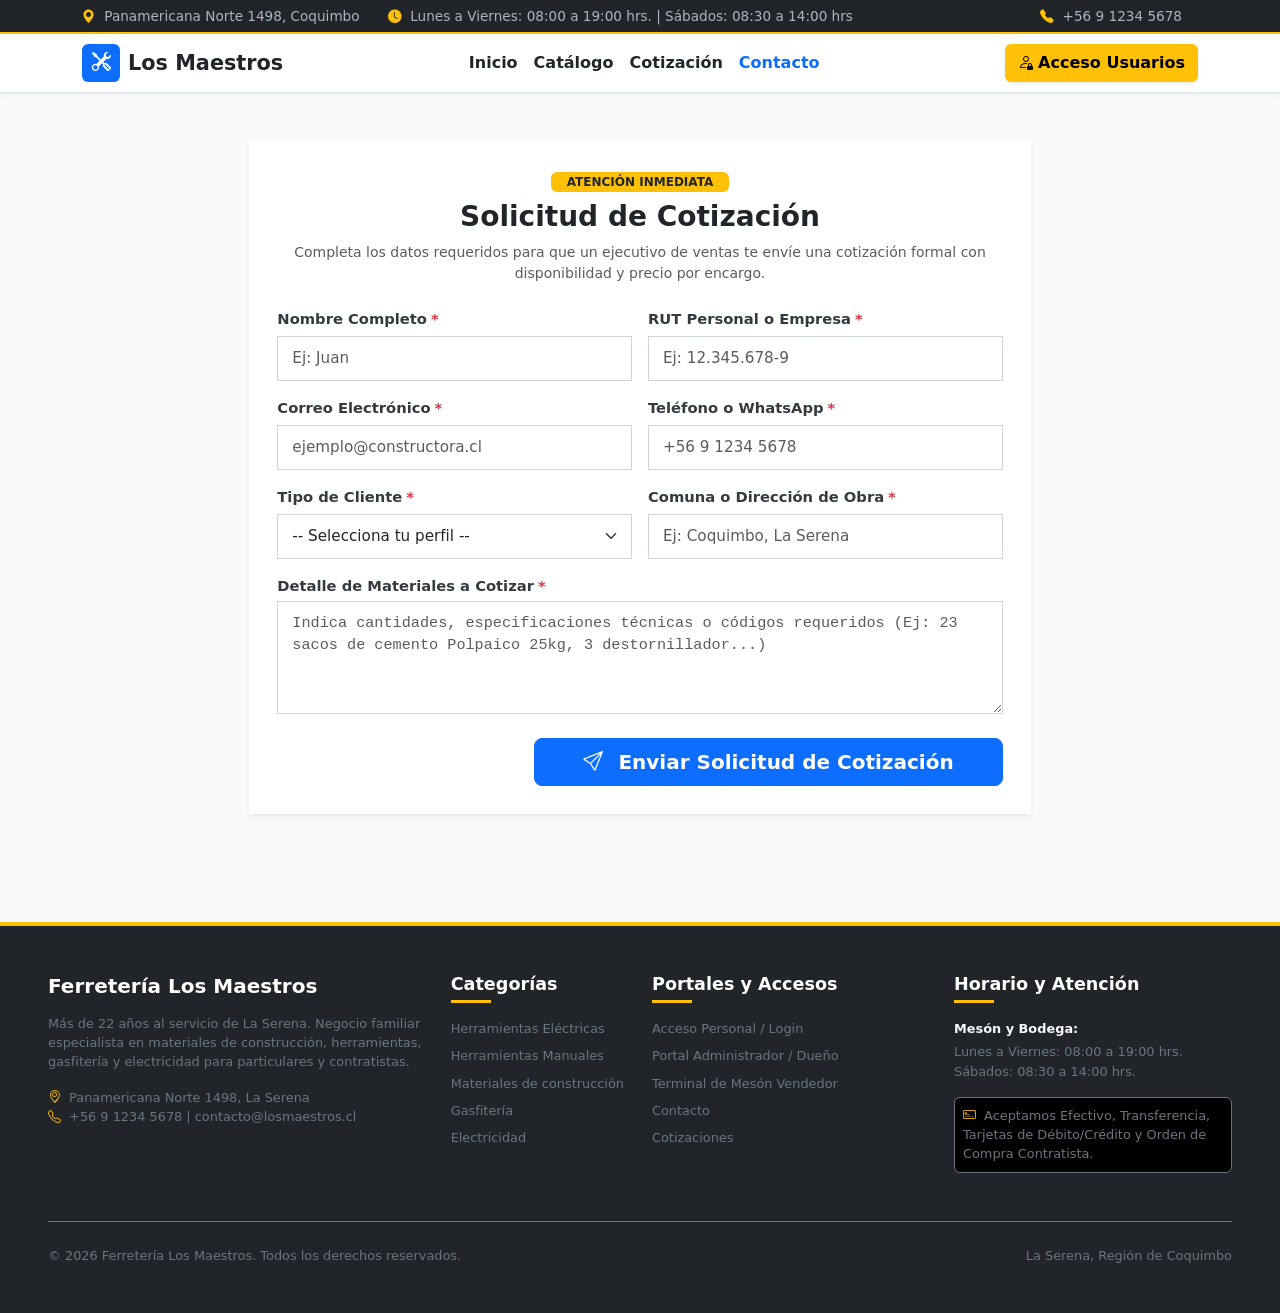
<file: cotizacion.html>
<!DOCTYPE html>
<html lang="es">

    <head>
        <meta charset="UTF-8">
        <meta name="viewport" content="width=device-width, initial-scale=1.0">
        <title> Cotización | Ferretería Los Maestros</title>

        <!-- diseño -->
        <link href="https://cdn.jsdelivr.net/npm/bootstrap@5.3.2/dist/css/bootstrap.min.css" rel="stylesheet">
        <link href="https://cdn.jsdelivr.net/npm/bootstrap-icons@1.11.3/font/bootstrap-icons.min.css" rel="stylesheet">
        <link href="assets/css/style.css" rel="stylesheet">

    </head>

    <body>
        <aside id="barra superior" class="topbar-info" aria-label="Información">
            <div class="container d-flex flex-wrap justify-content-between align-items-center">
                <div>
                    <a href="https://www.google.com/maps/search/?api=1&query=Panamericana+Norte+1498,+Coquimbo"
                        target="_blank"
                        rel="noopener noreferrer"
                        class="text-decoration-none text-reset me-3">
                        <i class="bi bi-geo-alt-fill text-warning me-1"></i> Panamericana Norte 1498, Coquimbo
                    </a>
                    <i class="bi bi-clock-fill text-warning ms-2 me-1"></i> Lunes a Viernes: 08:00 a 19:00 hrs. | Sábados: 08:30 a 14:00 hrs
                </div>
                    <a href="tel:+56 9 1234 5678" class="text-decoration-none text-reset me-3">
                        <i class="bi bi-telephone-fill text-warning me-1"></i> +56 9 1234 5678
                    </a>
            </div>
        </aside>


        <!-- Encabezado con navegación principal -->
        <header class="navbar-ferreteria sticky-top">
            <div class="container d-flex justify-content-between align-items-center">
                <a href="index.html" class="brand-logo">
                    <div class="brand-icon">
                    <i class="bi bi-tools"></i>
                    </div>
                    <span>Los Maestros</span>
                </a>

                <!-- Enlaces de navegación -->
                <nav class="d-none d-md-flex align-items-center gap-3">
                    <a href="index.html" class="nav-link fw-semibold">Inicio</a>
                    <a href="index.html#catalogo" class="nav-link fw-semibold">Catálogo</a>
                    <a href="cotizacion.html" class="nav-link fw-semibold">Cotización</a>
                    <a href="contacto.html" class="nav-link fw-semibold text-primary">Contacto</a>
                </nav>
                <!-- Botón de Acceso Usuarios-->
                <div>
                    <a href="login.html" class="btn btn-warning fw-bold shadow-sm" id="btnIrLogin">
                    <i class="bi bi-person-lock me-1"></i> Acceso Usuarios
                    </a>
                </div>
            </div>
        </header>

        <main>
            <!-- Sección de Contacto y Solicitud de Cotización -->
            <section id="contacto-seccion" class="py-5" aria-labelledby="contactoTitle">
                <div class="container-fluid px-lg-5">
                    <div class="row g-4 justify-content-center">
                        <div class="col-12 col-lg-8">
                            <div class="form-card shadow-sm">
                            <div class="text-center mb-4">
                                <span class="badge bg-warning text-dark fw-bold text-uppercase px-3 py-1 mb-2">Atención Inmediata</span>
                                <h2 class="h3 fw-bold" id="contactoTitle">Solicitud de Cotización</h2>
                                <p class="text-muted small mb-0">
                                Completa los datos requeridos para que un ejecutivo de ventas te envíe una cotización formal con disponibilidad y precio por encargo.
                                </p>
                            </div>


                        <!-- Contenedor para resultado de envío -->
                        <div id="quoteResultCard" class="mb-4 d-none" role="region" aria-live="polite"></div>


                        <!-- Formulario -->
                        <form id="contactForm" novalidate>
                            <div class="row g-3">
                            <!-- Nombre Completo -->
                            <div class="col-12 col-md-6">
                                <label for="contactNombre" class="form-label">
                                Nombre Completo <span class="req">*</span>
                                </label>
                                <input type="text" class="form-control" id="contactNombre" name="nombre" placeholder="Ej: Juan" required minlength="3" data-name="Nombre Completo">
                                <div class="invalid-feedback"></div>
                            </div>


                            <!-- RUT o Empresa -->
                            <div class="col-12 col-md-6">
                                <label for="contactRut" class="form-label">
                                RUT Personal o Empresa <span class="req">*</span>
                                </label>
                                <input type="text" class="form-control" id="contactRut" name="rut" placeholder="Ej: 12.345.678-9" required data-type="rut" data-name="RUT">
                                <div class="invalid-feedback"></div>
                            </div>


                            <!-- Correo Electrónico -->
                            <div class="col-12 col-md-6">
                                <label for="contactEmail" class="form-label">
                                Correo Electrónico <span class="req">*</span>
                                </label>
                                <input type="email" class="form-control" id="contactEmail" name="email" placeholder="ejemplo@constructora.cl" required data-name="Correo Electrónico">
                                <div class="invalid-feedback"></div>
                            </div>


                            <!-- Teléfono -->
                            <div class="col-12 col-md-6">
                                <label for="contactTelefono" class="form-label">
                                Teléfono o WhatsApp <span class="req">*</span>
                                </label>
                                <input type="tel" class="form-control" id="contactTelefono" name="telefono" placeholder="+56 9 1234 5678" required data-name="Teléfono">
                                <div class="invalid-feedback"></div>
                            </div>


                            <!-- Tipo de Cliente -->
                            <div class="col-12 col-md-6">
                                <label for="contactTipoCliente" class="form-label">
                                Tipo de Cliente <span class="req">*</span>
                                </label>
                                <select class="form-select" id="contactTipoCliente" name="tipoCliente" required data-name="Tipo de Cliente">
                                <option value="">-- Selecciona tu perfil --</option>
                                <option value="Particular / Hogar">Particular / Proyecto Hogar</option>
                                <option value="Maestro Independiente">Maestro Independiente / Especialista</option>
                                <option value="Empresa Contratista">Empresa Contratista / Constructora</option>
                                </select>
                                <div class="invalid-feedback"></div>
                            </div>


                            <!-- Comuna de Entrega -->
                            <div class="col-12 col-md-6">
                                <label for="contactComuna" class="form-label">
                                Comuna o Dirección de Obra <span class="req">*</span>
                                </label>
                                <input type="text" class="form-control" id="contactComuna" name="comuna" placeholder="Ej: Coquimbo, La Serena" required data-name="Comuna de Obra">
                                <div class="invalid-feedback"></div>
                            </div>


                            <!-- Mensaje o Detalle de Materiales -->
                            <div class="col-12">
                                <div class="d-flex justify-content-between align-items-center mb-1">
                                <label for="contactMensaje" class="form-label mb-0">
                                    Detalle de Materiales a Cotizar <span class="req">*</span>
                                </label>
                                </div>
                                <textarea class="form-control font-monospace small" id="contactMensaje" name="mensaje" rows="4" placeholder="Indica cantidades, especificaciones técnicas o códigos requeridos (Ej: 23 sacos de cemento Polpaico 25kg, 3 destornillador...)" required minlength="10" data-name="Detalle de Materiales"></textarea>
                                <div class="invalid-feedback"></div>
                            </div>


                            <!-- Botón Enviar -->
                            <div class="col-12 text-end pt-2">
                                <button type="submit" class="btn btn-primary btn-lg fw-bold px-5" id="submitContactBtn">
                                <i class="bi bi-send me-2"></i> Enviar Solicitud de Cotización
                                </button>
                            </div>
                            </div>
                        </form>
                        </div>
                    </div>
                    </div>
                </div>
            </section>
        </main>

        <footer class="footer-corporate text-light bg-dark py-5">
            <div class="container-fluid px-lg-5">
                <div class="row g-4">

                    <div class="col-12 col-md-4">
                        <h5 class="fw-bold text-white mb-3">Ferretería Los Maestros</h5>
                        <p class="small text-secondary mb-3">
                        Más de 22 años al servicio de La Serena. Negocio familiar especialista en materiales de construcción, herramientas, gasfitería y electricidad para particulares y contratistas.
                        </p>
                        <div class="small text-secondary">
                        <i class="bi bi-geo-alt text-warning me-1"></i> Panamericana Norte 1498, La Serena<br>
                        <i class="bi bi-telephone text-warning me-1"></i> +56 9 1234 5678 | contacto@losmaestros.cl
                        </div>
                    </div>
                    <div class="col-6 col-md-2">
                        <h5 class="footer-heading h6 fw-bold text-white mb-3">Categorías</h5>
                        <ul class="list-unstyled d-flex flex-column gap-2 small">
                        <li><a href="#catalogo" class="text-secondary text-decoration-none">Herramientas Eléctricas</a></li>
                        <li><a href="#catalogo" class="text-secondary text-decoration-none">Herramientas Manuales</a></li>
                        <li><a href="#catalogo" class="text-secondary text-decoration-none">Materiales de construcción</a></li>
                        <li><a href="#catalogo" class="text-secondary text-decoration-none">Gasfitería</a></li>
                        <li><a href="#catalogo" class="text-secondary text-decoration-none">Electricidad</a></li>
                        </ul>
                    </div>

                    <div class="col-6 col-md-3">
                        <h5 class="footer-heading h6 fw-bold text-white mb-3">Portales y Accesos</h5>
                        <ul class="list-unstyled d-flex flex-column gap-2 small">
                        <li><a href="login.html" class="text-secondary text-decoration-none"> Acceso Personal / Login</a></li>
                        <li><a href="admin.html" class="text-secondary text-decoration-none"> Portal Administrador / Dueño</a></li>
                        <li><a href="vendedor.html" class="text-secondary text-decoration-none"> Terminal de Mesón Vendedor</a></li>
                        <li><a href="contacto.html" class="text-secondary text-decoration-none"> Contacto</a></li>
                        <li><a href="cotizacion.html" class="text-secondary text-decoration-none"> Cotizaciones</a></li>
                        </ul>
                    </div>

                    <div class="col-12 col-md-3">
                        <h5 class="footer-heading h6 fw-bold text-white mb-3">Horario y Atención</h5>
                        <p class="small text-light mb-1"><strong>Mesón y Bodega:</strong></p>
                        <p class="small text-secondary mb-3">Lunes a Viernes: 08:00 a 19:00 hrs.<br>Sábados: 08:30 a 14:00 hrs.</p>
                        <div class="p-2 bg-black rounded border border-secondary small text-secondary">
                        <i class="bi bi-credit-card-2-front text-warning me-1"></i>
                        Aceptamos Efectivo, Transferencia, Tarjetas de Débito/Crédito y Orden de Compra Contratista.
                        </div>
                    </div>

                </div>
                <div class="border-top border-secondary pt-4 mt-5 d-flex flex-wrap justify-content-between align-items-center small text-secondary">
                <div>&copy; 2026 Ferretería Los Maestros. Todos los derechos reservados.</div>
                <div>La Serena, Región de Coquimbo</div>
                </div>
            </div>
        </footer>
        <script src="https://cdn.jsdelivr.net/npm/bootstrap@5.3.2/dist/js/bootstrap.bundle.min.js"></script>
        <script src="assets/js/sesion.js"></script>
        <script src="assets/js/index.js"></script>   
    </body>
</html>
</file>
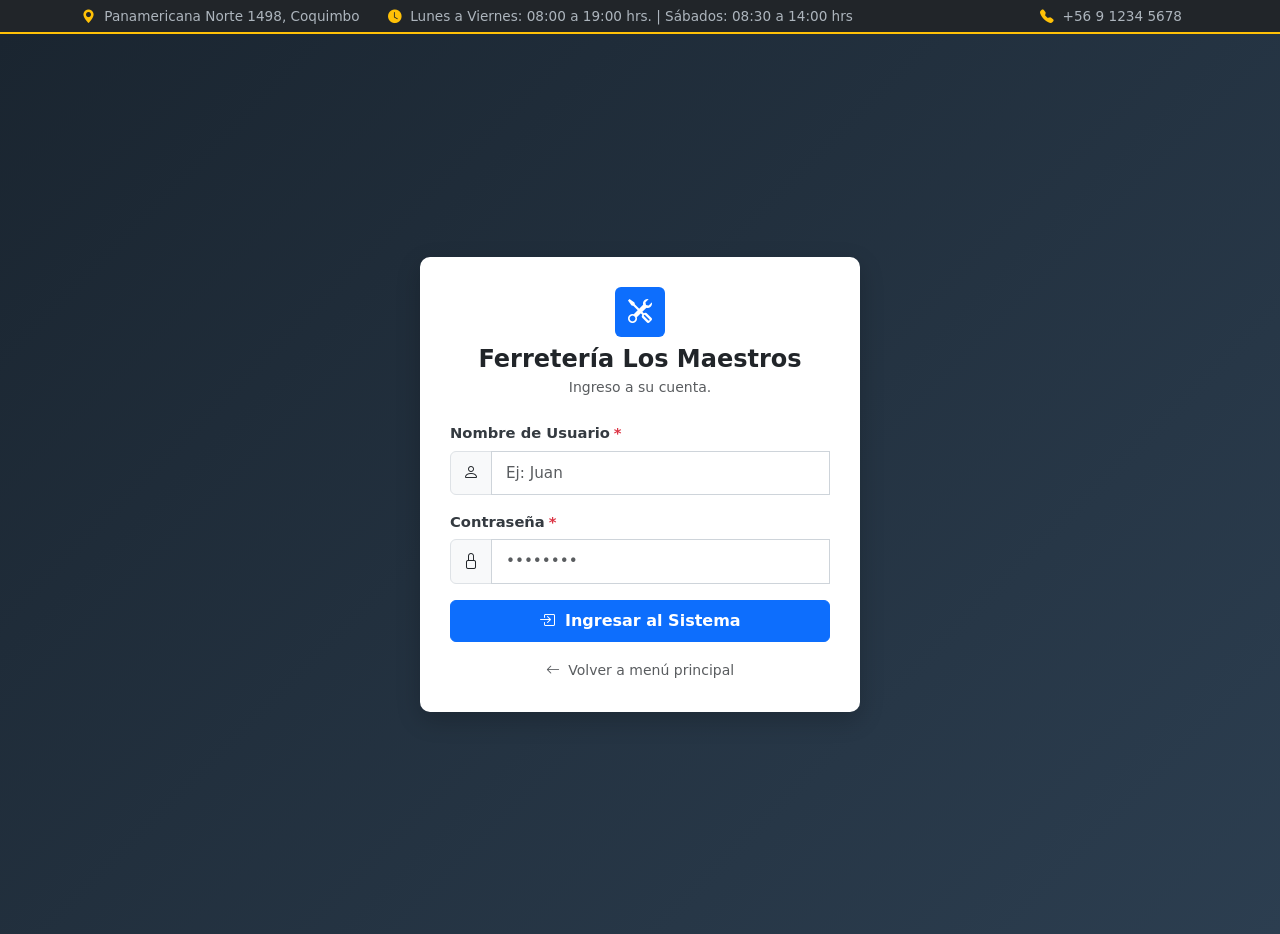
<file: login.html>
<!DOCTYPE html>
<html lang="es">

  <head>
    <meta charset="UTF-8">
    <meta name="viewport" content="width=device-width, initial-scale=1.0">
    <title> Acceso al Sistema | Ferretería Los Maestros</title>

    <!-- diseño -->
    <link href="https://cdn.jsdelivr.net/npm/bootstrap@5.3.2/dist/css/bootstrap.min.css" rel="stylesheet">
    <link href="https://cdn.jsdelivr.net/npm/bootstrap-icons@1.11.3/font/bootstrap-icons.min.css" rel="stylesheet">

    <link href="assets/css/style.css" rel="stylesheet">
  </head>

  <body class="bg-light">
        <aside id="barra superior" class="topbar-info" aria-label="Información">
            <div class="container d-flex flex-wrap justify-content-between align-items-center">
                <div>
                    <a href="https://www.google.com/maps/search/?api=1&query=Panamericana+Norte+1498,+Coquimbo"
                        target="_blank"
                        rel="noopener noreferrer"
                        class="text-decoration-none text-reset me-3">
                        <i class="bi bi-geo-alt-fill text-warning me-1"></i> Panamericana Norte 1498, Coquimbo
                    </a>
                    <i class="bi bi-clock-fill text-warning ms-2 me-1"></i> Lunes a Viernes: 08:00 a 19:00 hrs. | Sábados: 08:30 a 14:00 hrs
                </div>
                    <a href="tel:+56 9 1234 5678" class="text-decoration-none text-reset me-3">
                        <i class="bi bi-telephone-fill text-warning me-1"></i> +56 9 1234 5678
                    </a>
            </div>
        </aside>


    <!-- Contenedor del Formulario -->
    <div id="formulario" class="bg-light">
        
        <div class="login-container">
            <div class="login-box">
                
                <!-- Cabecera / Logotipo -->
                <div class="text-center mb-4">
                        <div class="brand-icon mx-auto mb-2" style="width: 50px; height: 50px; font-size: 1.5rem;">
                            <i class="bi bi-tools"></i>
                        </div>
                        <h1 class="h4 fw-bold text-dark mb-1">Ferretería Los Maestros</h1>
                        <p class="text-muted small mb-0">Ingreso a su cuenta.</p>
                </div>

                <!-- Login -->
                <form action="#" method="POST">
                        <div class="mb-3">
                            <label for="username" class="form-label">Nombre de Usuario <span class="req">*</span></label>
                            <div class="input-group">
                                <span class="input-group-text"><i class="bi bi-person"></i></span>
                                <input type="text" class="form-control" id="username" name="username" placeholder="Ej: Juan" required>
                            </div>
                        </div>

                        <div class="mb-3">
                            <label for="password" class="form-label">Contraseña <span class="req">*</span></label>
                            <div class="input-group">
                                <span class="input-group-text"><i class="bi bi-lock"></i></span>
                                <input type="password" class="form-control" id="password" name="password" placeholder="••••••••" required>
                            </div>
                        </div>
                            <button type="submit" class="btn btn-primary w-100 py-2 fw-bold mb-3">
                                <i class="bi bi-box-arrow-in-right me-1"></i> Ingresar al Sistema
                            </button>
                    </form>
                
                <!-- Enlace ara volver -->
                <div class="text-center">
                        <a href="index.html" class="text-decoration-none text-muted small">
                            <i class="bi bi-arrow-left me-1"></i> Volver a menú principal
                        </a>
                </div>
            </div>
        </div>
    </div>
    <script src="assets/js/sesion.js"></script>
    <script src="assets/js/login.js"></script>
  </body>
</html>
</file>
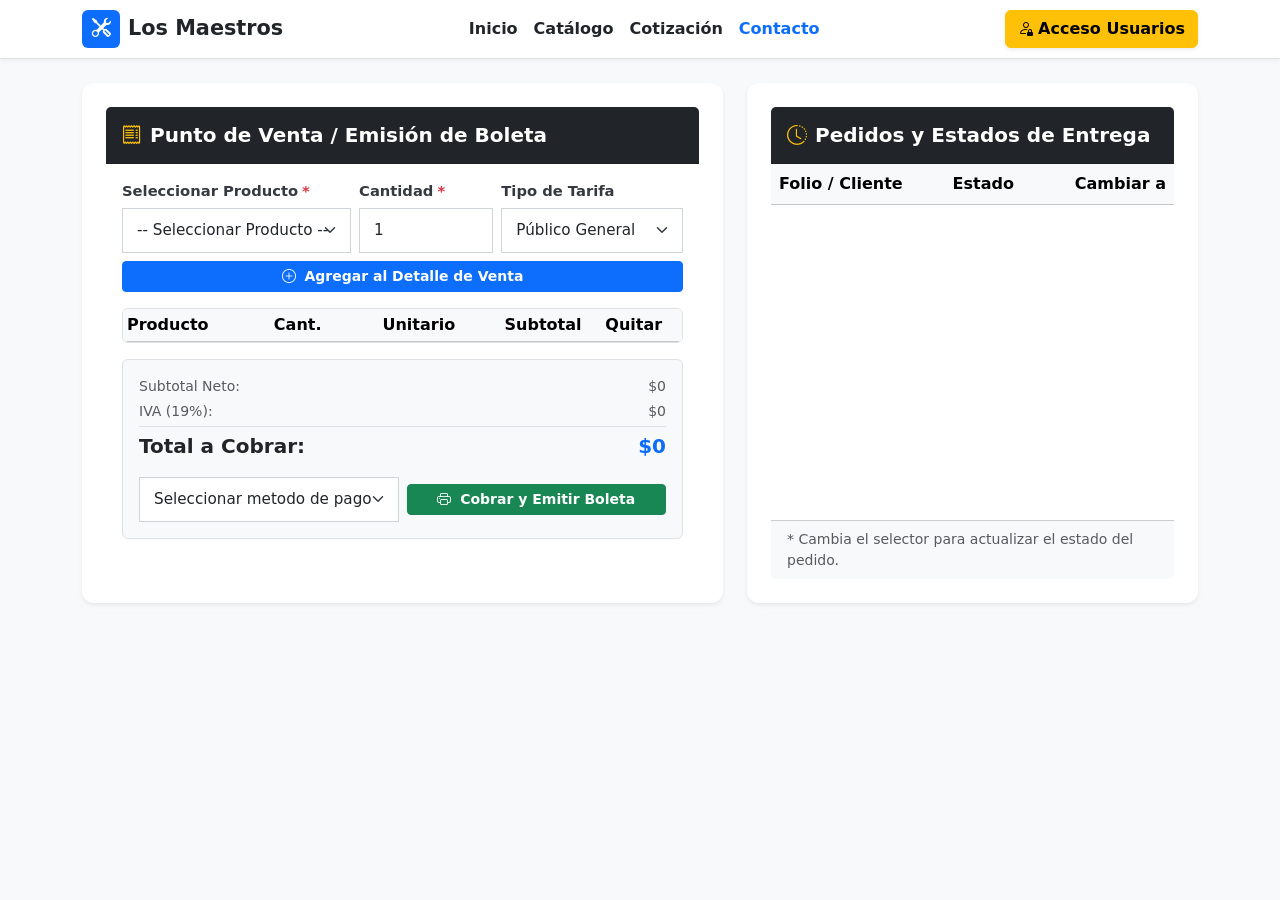
<file: vendedor.html>
<!DOCTYPE html>
<html lang="es">
    <head>
        <meta charset="UTF-8">
        <meta name="viewport" content="width=device-width, initial-scale=1.0">
        <title> Terminal de Ventas | Ferretería Los Maestros</title>
        <!-- diseño -->
        <link href="https://cdn.jsdelivr.net/npm/bootstrap@5.3.2/dist/css/bootstrap.min.css" rel="stylesheet">
        <link href="https://cdn.jsdelivr.net/npm/bootstrap-icons@1.11.3/font/bootstrap-icons.min.css" rel="stylesheet">
        <link href="assets/css/style.css" rel="stylesheet">

    </head>
    
    <body class="bg-light">

    <!-- Barra de Navegación -->
    <header class="navbar-ferreteria sticky-top">
            <div class="container d-flex justify-content-between align-items-center">
                <a href="index.html" class="brand-logo">
                    <div class="brand-icon">
                    <i class="bi bi-tools"></i>
                    </div>
                    <span>Los Maestros</span>
                </a>

                <!-- Enlaces de navegación -->
                <nav class="d-none d-md-flex align-items-center gap-3">
                    <a href="index.html" class="nav-link fw-semibold">Inicio</a>
                    <a href="index.html#catalogo" class="nav-link fw-semibold">Catálogo</a>
                    <a href="cotizacion.html" class="nav-link fw-semibold">Cotización</a>
                    <a href="contacto.html" class="nav-link fw-semibold text-primary">Contacto</a>
                </nav>
                <!-- Botón de Acceso -->
                <div>
                    <a href="login.html" class="btn btn-warning fw-bold shadow-sm" id="btnIrLogin">
                    <i class="bi bi-person-lock me-1"></i> Acceso Usuarios
                    </a>
                </div>
            </div>
        </header>
    <main class="container py-4">
        <div class="row g-4">
            <!-- Punto de Venta -->
            <div class="col-12 col-lg-7">
                <div class="card shadow-sm border-0 mb-4">
                    <div class="card-header bg-dark text-white py-3">
                        <h2 class="h5 fw-bold mb-0 text-white"><i class="bi bi-receipt text-warning me-2"></i>Punto de Venta / Emisión de Boleta</h2>
                    </div>
                    <div class="card-body">
                        <!-- Agregar producto al ticket -->
                            <form id="formVenta" class="row g-2 mb-3 align-items-end">
                            <div class="col-12 col-md-5">
                                <label for="selectProductoVenta" class="form-label small">Seleccionar Producto <span class="req">*</span></label>
                                <select class="form-select form-select-sm" id="selectProductoVenta" required>
                                <option value="">-- Seleccionar Producto --</option>
                                </select>
                            </div>

                            <div class="col-6 col-md-3">
                                <label for="cantidadVenta" class="form-label small">Cantidad <span class="req">*</span></label>
                                <input type="number" class="form-control form-control-sm" id="cantidadVenta" value="1" min="1" max="99" required>
                            </div>

                            <div class="col-6 col-md-4">
                                <label for="tarifaCliente" class="form-label small">Tipo de Tarifa</label>
                                <select class="form-select form-select-sm" id="tarifaCliente">
                                <option value="general">Público General</option>
                                <option value="contratista">Contratista (-15%)</option>
                                </select>
                            </div>

                            <div class="col-12">
                                <button type="submit" class="btn btn-primary btn-sm w-100 fw-bold">
                                <i class="bi bi-plus-circle me-1"></i> Agregar al Detalle de Venta
                                </button>
                            </div>
                        </form>

                        <!-- Tabla del Ticket Actual -->
                        <div class="table-responsive border rounded mb-3">
                            <table class="table table-sm table-hover align-middle mb-0">
                                <thead class="table-light">
                                    <tr>
                                        <th>Producto</th>
                                        <th class="text-center">Cant.</th>
                                        <th class="text-end">Unitario</th>
                                        <th class="text-end">Subtotal</th>
                                        <th class="text-center">Quitar</th>
                                    </tr>
                                </thead>
                                <tbody id = "detalleVenta">
                                </tbody>
                            </table>
                        </div>

                        <!-- Resumen y Cobro -->
                        <div class="bg-light p-3 rounded border">

                            <div class="d-flex justify-content-between mb-1 small text-muted">
                                <span>Subtotal Neto:</span>
                                <span id="subtotalNeto">$0</span>
                            </div>
                            <div class="d-flex justify-content-between mb-1 small text-muted">
                                <span>IVA (19%):</span>
                                <span id="ivaVenta">$0</span>
                            </div>
                            <div class="d-flex justify-content-between mb-3 fs-5 fw-bold text-dark border-top pt-1">
                                <span>Total a Cobrar:</span>
                                <span class="text-primary" id="totalVenta">$0</span>
                            </div>

                            <div class="row g-2 align-items-center">
                                <div class="col-12 col-sm-6">
                                    <select class="form-select form-select-sm" id="metodoPagoVenta">
                                        <option value=" " disabled selected hidden> Seleccionar metodo de pago</option>
                                        <option value="Efectivo">Pago: Efectivo</option>
                                        <option value="Tarjeta">Pago: Tarjeta Débito / Crédito</option>
                                        <option value="Transferencia">Pago: Transferencia Bancaria</option>
                                    </select>
                                </div>
                                <div class="col-12 col-sm-6">
                                    <button type="button" id="btnCobrarVenta" class="btn btn-success btn-sm w-100 fw-bold"><i class="bi bi-printer me-1"></i>
                                        Cobrar y Emitir Boleta
                                    </button>
                                </div>
                            </div>
                        </div>

                    </div>
                </div>
            </div>

            <!-- Columna Derecha: Control de Estados de Pedidos -->
            <div class="col-12 col-lg-5">
                <div class="card shadow-sm border-0">
                <div class="card-header bg-dark text-white py-3">
                    <h2 class="h5 fw-bold mb-0 text-white"><i class="bi bi-clock-history text-warning me-2"></i>Pedidos y Estados de Entrega</h2>
                </div>
                <div class="card-body p-0">
                    <div class="table-responsive">
                    <table class="table table-hover align-middle mb-0">
                        <thead class="table-light">
                        <tr>
                            <th>Folio / Cliente</th>
                            <th>Estado</th>
                            <th class="text-end">Cambiar a</th>
                        </tr>
                        </thead>
                        <tbody id="tablaPedidos">
                        <tr>
                            <td>
                            <span class="fw-bold">#1001</span><br>
                            <small class="text-muted">Juan Pérez</small>
                            </td>
                            <td><span class="badge bg-warning text-dark">Pendiente</span></td>
                            <td class="text-end">
                            <select class="form-select form-select-sm d-inline-block w-auto">
                                <option value=" " disabled selected hidden> Estado</option>
                                <option value="pendiente">Pendiente</option>
                                <option value="preparacion">En Preparación</option>
                                <option value="entregado">Entregado</option>
                            </select>
                            </td>
                        </tr>
                        </tbody>
                    </table>
                    </div>
                </div>
                <div class="card-footer bg-light small text-muted"> * Cambia el selector para actualizar el estado del pedido.</div>
                </div>
            </div>
        </div>
  </main>
    <script src="https://cdn.jsdelivr.net/npm/bootstrap@5.3.2/dist/js/bootstrap.bundle.min.js"></script>
    <script src="assets/js/sesion.js"></script>
    <script src="assets/js/index.js"></script>
    <script src="assets/js/vendedor.js"></script>
</body>
</html>
</file>
<file: assets/css/style.css>
:root {
  --color-primario: #0d6efd;
  --color-primario-oscuro: #0a58ca;
  --color-secundario: #ffc107;
  --color-oscuro: #212529;
  --color-fondo: #f8f9fa;
  --color-borde: #dee2e6;
}

body {
  font-family: system-ui, -apple-system, "Segoe UI", Roboto, "Helvetica Neue", Arial, sans-serif;
  color: var(--color-oscuro);
  background-color: var(--color-fondo);
  line-height: 1.5;
  margin: 0;
  padding: 0;
}

/* Barra superior de información */
.topbar-info {
  background-color: var(--color-oscuro);
  color: #adb5bd;
  font-size: 0.85rem;
  padding: 6px 0;
  border-bottom: 2px solid var(--color-secundario);
}

.topbar-info a {
  color: #fff;
  text-decoration: none;
}

.topbar-info a:hover {
  color: var(--color-secundario);
}

.navbar-ferreteria {
  background-color: #ffffff;
  border-bottom: 1px solid var(--color-borde);
  padding: 10px 0;
  box-shadow: 0 2px 4px rgba(0, 0, 0, 0.05);
}

.brand-logo {
  font-weight: 800;
  font-size: 1.3rem;
  color: var(--color-oscuro);
  text-decoration: none;
  display: flex;
  align-items: center;
  gap: 8px;
}

.brand-icon {
  background-color: var(--color-primario);
  color: #ffffff;
  width: 38px;
  height: 38px;
  border-radius: 6px;
  display: flex;
  align-items: center;
  justify-content: center;
  font-size: 1.2rem;
}

.hero-simple {
  background: linear-gradient(rgba(33, 37, 41, 0.85), rgba(33, 37, 41, 0.85)), 
              url('../images/fondo_inico.jpg'); 
  background-size: cover;       
  background-position: center;  
  color: #ffffff;
  padding: 50px 0;
  border-bottom: 3px solid var(--color-secundario);
}

.login-container {
  min-height: 100vh;
  display: flex;
  align-items: center;
  justify-content: center;
  background: linear-gradient(135deg, #1a2530, #2c3e50);
  padding: 20px;
}

.login-box {
  background: #ffffff;
  border-radius: 10px;
  max-width: 440px;
  width: 100%;
  padding: 30px;
  box-shadow: 0 8px 24px rgba(0, 0, 0, 0.2);
}

/* vendedor */
.panel-navbar {
  background-color: var(--color-oscuro);
  color: #ffffff;
  padding: 12px 20px;
  border-bottom: 3px solid var(--color-primario);
}
.card {
  background-color: #ffffff;
  border-radius: 12px;
  box-shadow: 0 4px 12px rgba(0, 0, 0, 0.08);
  padding: 1.5rem;
  border: none;
  height: 100%;
}

.mi-cuadro-contacto {
  background-color: #ffffff !important;
  border-radius: 12px !important;
  box-shadow: 0 4px 12px rgba(0, 0, 0, 0.12) !important;
  border: 1px solid #dee2e6 !important;
}

.kpi-card {
  background: #ffffff;
  border-radius: 8px;
  border: 1px solid var(--color-borde);
  padding: 18px;
  text-align: center;
}

.kpi-numero {
  font-size: 1.8rem;
  font-weight: 800;
}

.form-label {
  font-weight: 600;
  font-size: 0.9rem;
  margin-bottom: 4px;
}

.form-label .req {
  color: #dc3545;
}

.is-invalid {
  border-color: #dc3545 !important;
  background-color: #fff8f8;
}

.is-valid {
  border-color: #198754 !important;
}

.invalid-feedback {
  display: none;
  color: #dc3545;
  font-size: 0.82rem;
  font-weight: 500;
  margin-top: 4px;
}

.is-invalid ~ .invalid-feedback {
  display: block;
}

/* Tablas generales */
.table-custom th {
  background-color: #212529;
  color: #ffffff;
  font-size: 0.88rem;
  font-weight: 600;
  vertical-align: middle;
}

.table-custom td {
  vertical-align: middle;
}

.quote-floating-btn {
  position: fixed;
  bottom: 24px;
  right: 24px;
  background: var(--bs-primary);
  color: #ffffff;
  border: none;
  border-radius: 50px;
  padding: 12px 24px;
  box-shadow: var(--shadow-lg);
  display: flex;
  align-items: center;
  gap: 10px;
  font-weight: 700;
  cursor: pointer;
  z-index: 1000;
  transition: var(--transition-fast);
}


.quote-floating-btn:hover {
  background: var(--bs-primary-dark);
  transform: scale(1.03);
}


/* Estilos de Formularios y Validación Robusta */
.form-card {
  background-color: #ffffff;
  border-radius: var(--radius-md);
  border: 1px solid var(--bs-gray-border);
  box-shadow: var(--shadow-sm);
  padding: 28px;
}


.form-label {
  font-weight: 600;
  color: #343a40;
  font-size: 0.92rem;
  margin-bottom: 6px;
  display: flex;
  align-items: center;
  gap: 4px;
}


.form-label .req {
  color: var(--bs-danger);
}


.form-control, .form-select {
  border: 1.5px solid #ced4da;
  border-radius: var(--radius-sm);
  padding: 10px 14px;
  font-size: 0.95rem;
  transition: border-color 0.15s ease-in-out, box-shadow 0.15s ease-in-out;
}


.form-control:focus, .form-select:focus {
  border-color: var(--bs-primary);
  box-shadow: 0 0 0 0.25rem rgba(13, 110, 253, 0.18);
}

.footer-corporate {
  background-color: #151e28;
  color: #adb5bd;
  padding: 50px 0 25px;
  border-top: 4px solid var(--bs-warning);
  font-size: 0.92rem;
  margin-top: 60px;
}

.footer-heading {
  color: #ffffff;
  font-size: 1.1rem;
  font-weight: 700;
  margin-bottom: 18px;
  position: relative;
  padding-bottom: 8px;
}

.footer-heading::after {
  content: '';
  position: absolute;
  bottom: 0;
  left: 0;
  width: 40px;
  height: 3px;
  background-color: var(--bs-warning);
}

.footer-links {
  list-style: none;
  padding: 0;
}

.footer-links li {
  margin-bottom: 8px;
}

.footer-links a {
  color: #ced4da;
  text-decoration: none;
  transition: var(--transition-fast);
}

.footer-links a:hover {
  color: var(--bs-warning);
  padding-left: 4px;
}
</file>
